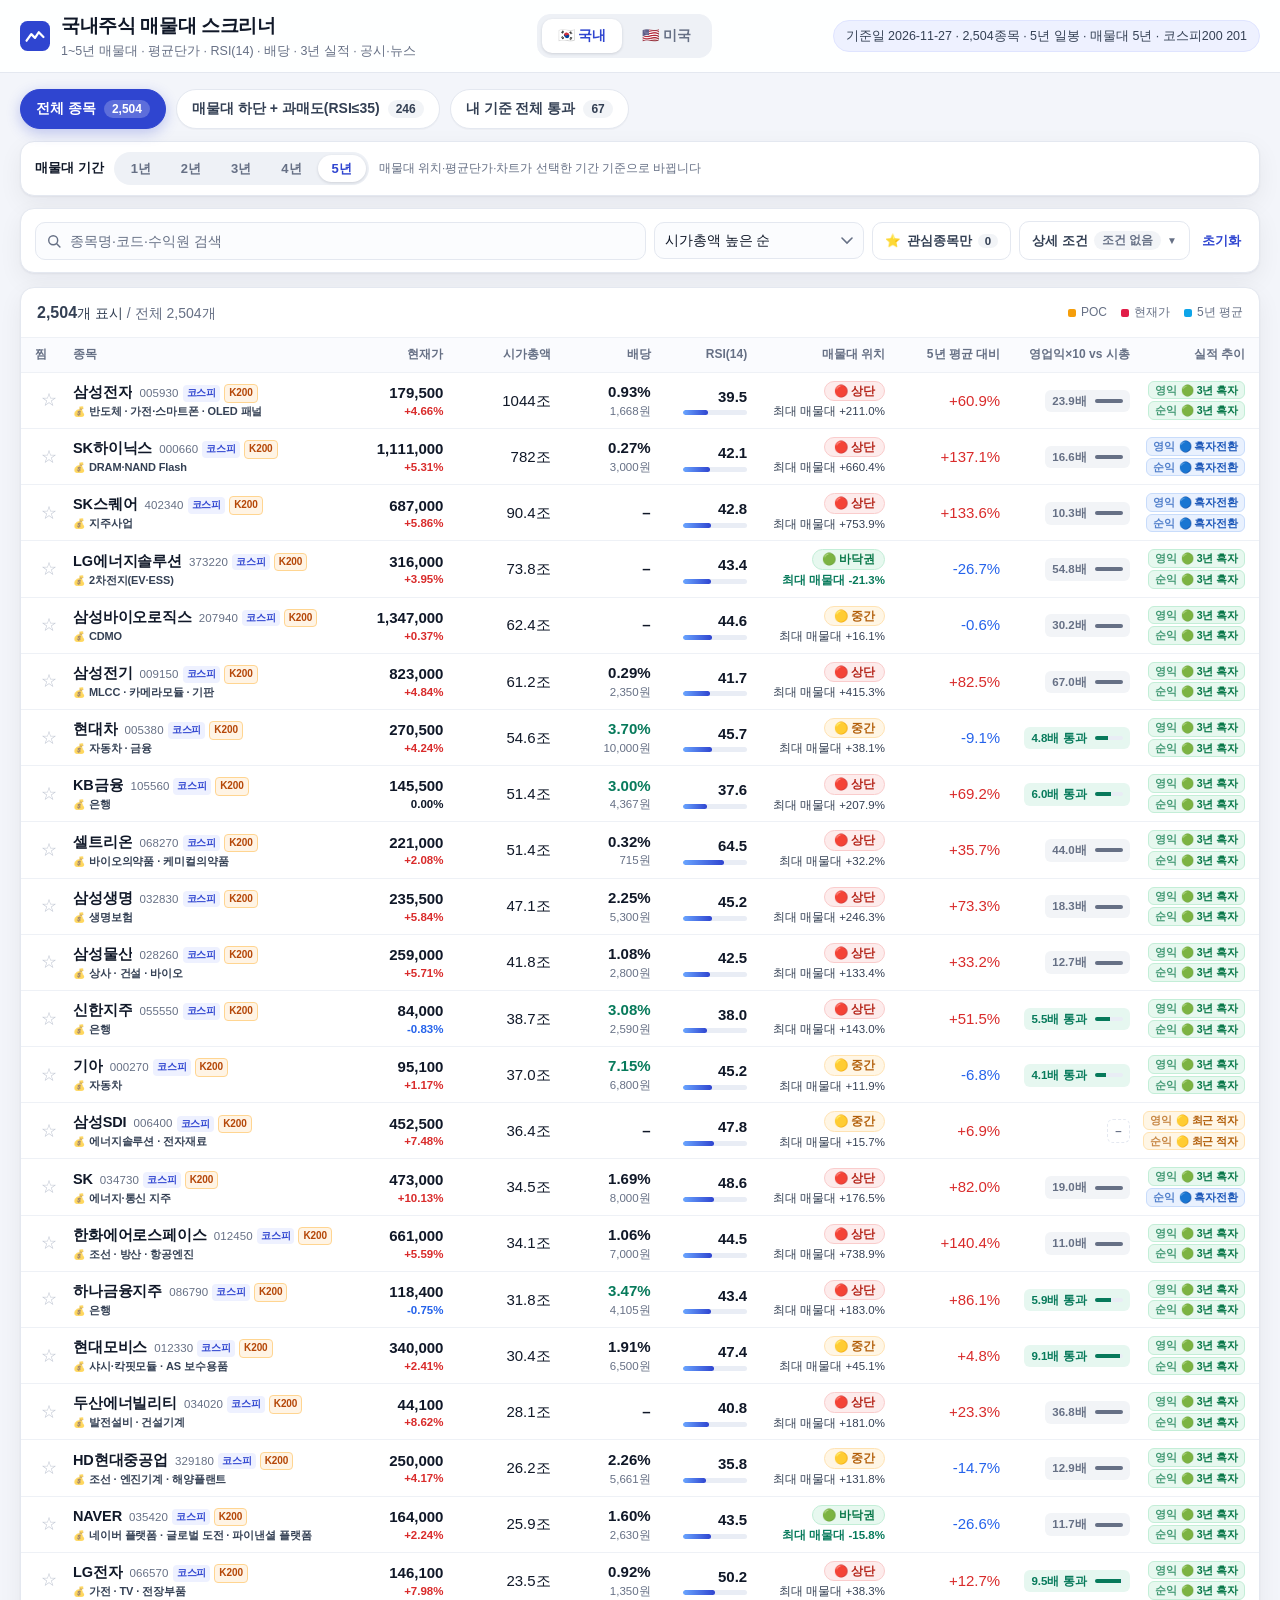
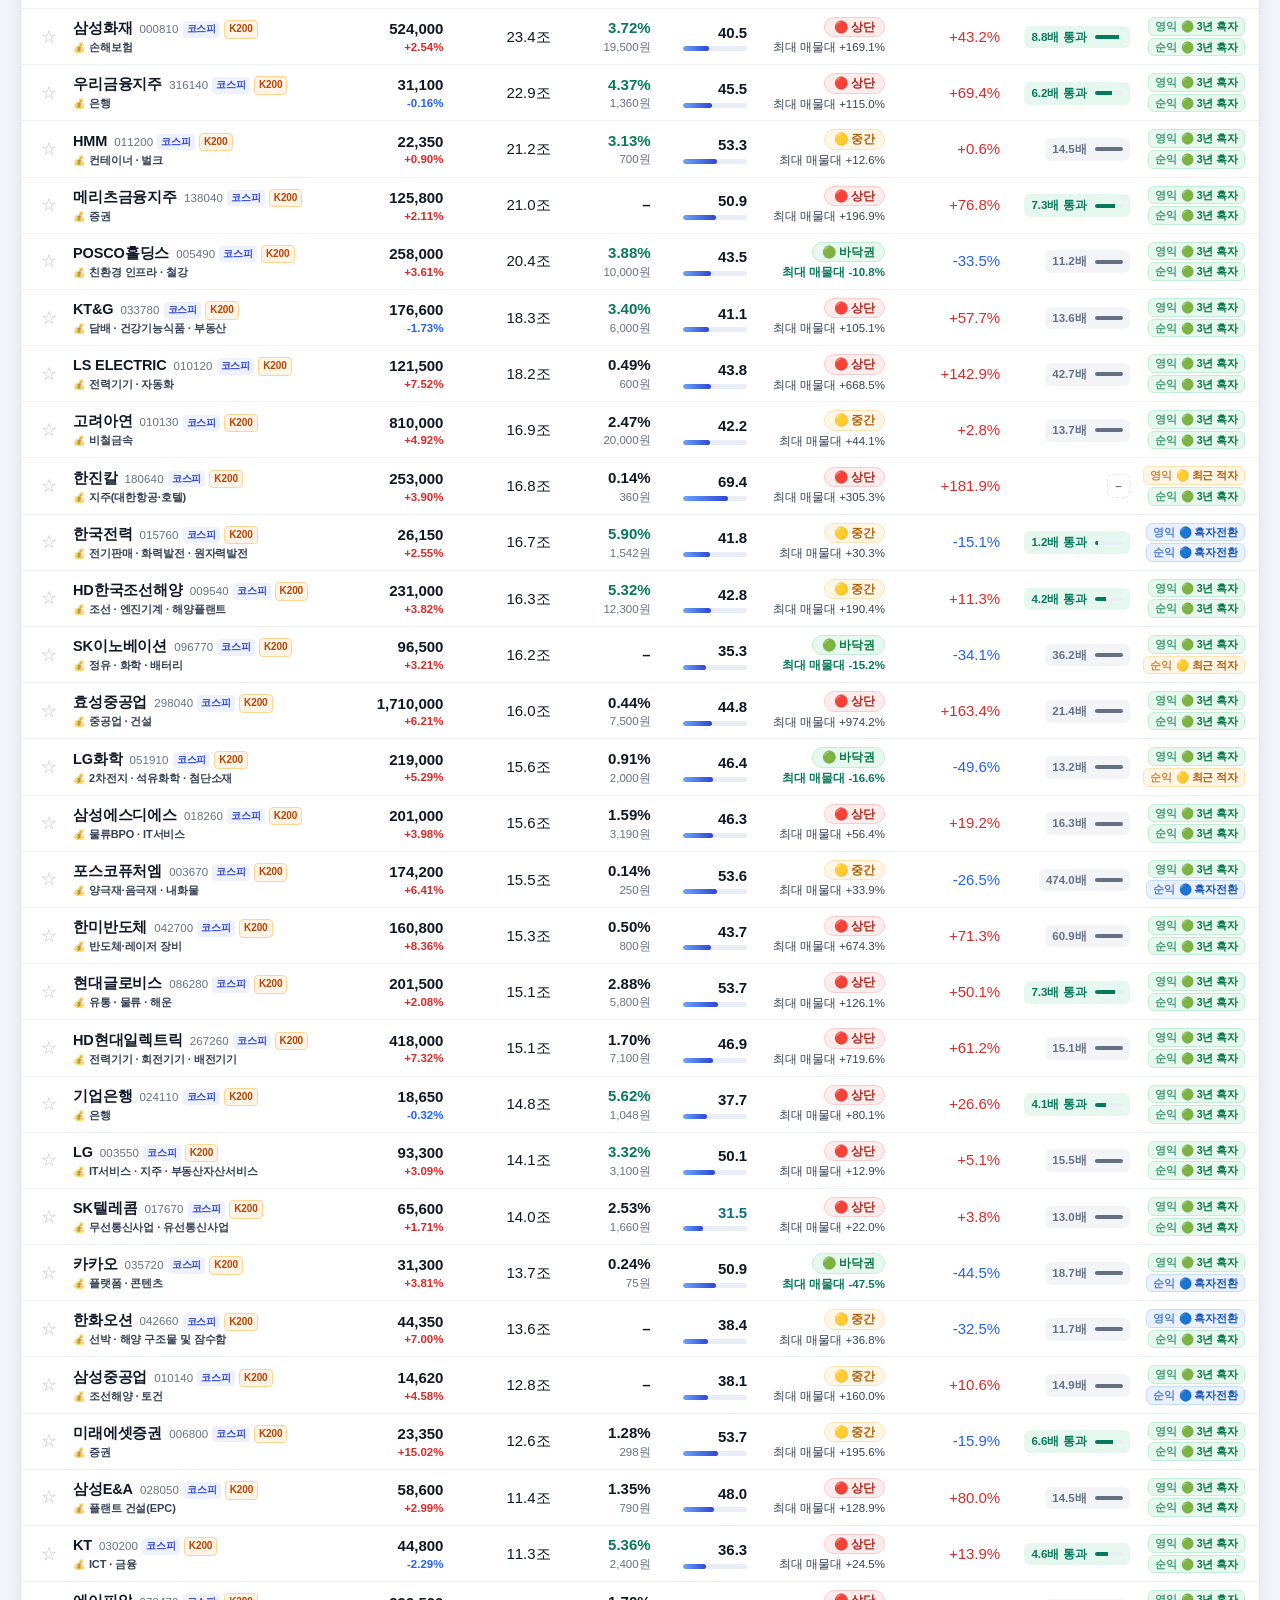
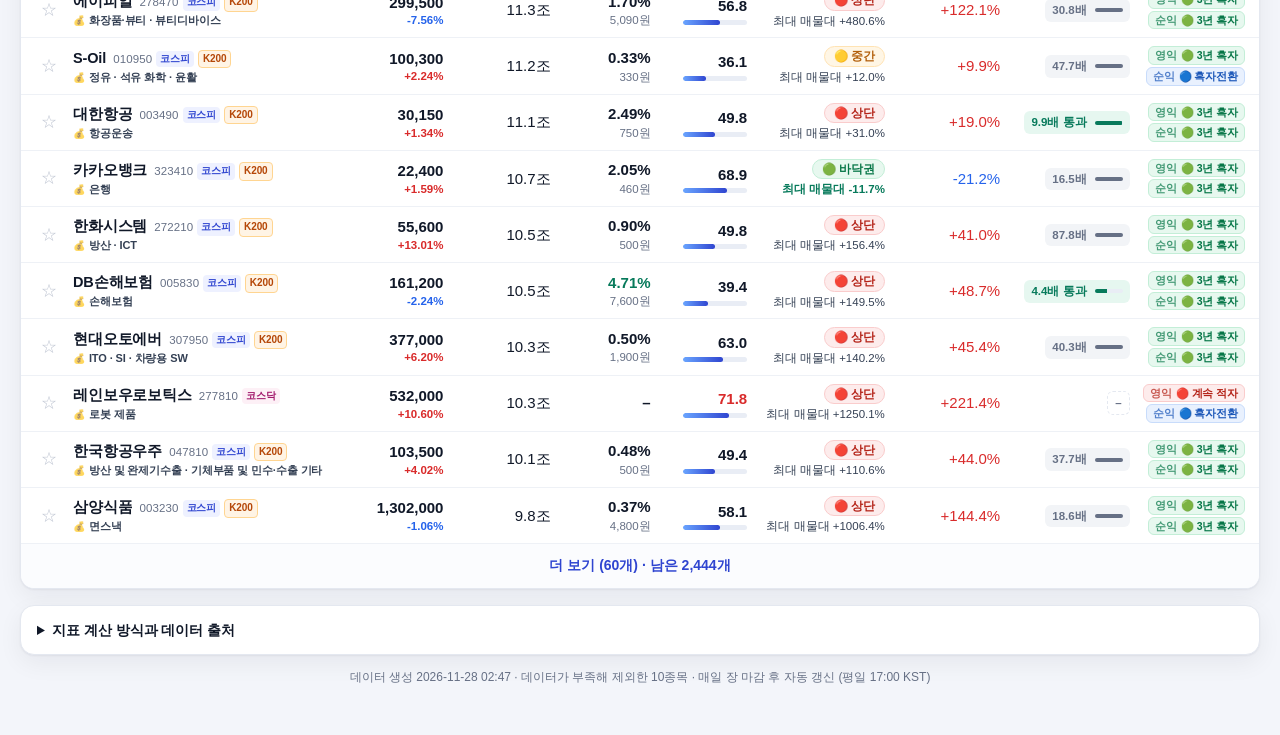
<file: docs/index.html>
<!DOCTYPE html>
<html lang="ko">
<head>
<meta charset="utf-8">
<meta name="viewport" content="width=device-width, initial-scale=1, viewport-fit=cover">
<meta name="color-scheme" content="light dark">
<title>국내·미국 주식 매물대 스크리너 · 1~5년 매물대·재무·배당·RSI</title>
<meta name="description" content="코스피·코스닥 보통주 2,500여 종목과 미국 S&P 500·NASDAQ 100·S&P 400 약 920종목의 1~5년 매물대(POC·누적 백분위), 평균단가(VWAP), RSI(14), 3년 영업이익·순이익, 배당수익률, 주요 수익원, 최근 뉴스·공시, 시가총액을 한 화면에서 거르는 스크리너.">
<link rel="stylesheet" href="style.css?v=20261127i">
<link rel="icon" href="data:image/svg+xml,%3Csvg xmlns='http://www.w3.org/2000/svg' viewBox='0 0 32 32'%3E%3Crect width='32' height='32' rx='7' fill='%232f45d0'/%3E%3Cpath d='M7 21l5-7 4 4 4-6 5 5' stroke='%23fff' stroke-width='2.4' fill='none' stroke-linecap='round' stroke-linejoin='round'/%3E%3C/svg%3E">
</head>
<body data-tab="kr">
<header class="topbar">
  <div class="topbar-inner">
    <div class="brand">
      <span class="logo" aria-hidden="true">
        <svg viewBox="0 0 32 32" width="30" height="30"><rect width="32" height="32" rx="8" fill="#2f45d0"/><path d="M7 21l5-7 4 4 4-6 5 5" stroke="#fff" stroke-width="2.4" fill="none" stroke-linecap="round" stroke-linejoin="round"/></svg>
      </span>
      <div>
        <h1 id="app-title">국내주식 매물대 스크리너</h1>
        <p class="tagline" id="app-tagline">1~5년 매물대 · 평균단가 · RSI(14) · 배당 · 3년 실적 · 공시·뉴스</p>
      </div>
    </div>
    <nav class="tabs" role="tablist" aria-label="시장 선택">
      <button type="button" class="tab active" role="tab" aria-selected="true" data-tab="kr">🇰🇷 국내</button>
      <button type="button" class="tab" role="tab" aria-selected="false" data-tab="us">🇺🇸 미국</button>
    </nav>
    <div class="status" id="status">데이터 불러오는 중…</div>
  </div>
</header>

<main>
  <section class="presets" aria-label="프리셋">
    <button class="preset active" data-preset="all">전체 종목 <span class="pill" id="cnt-all">–</span></button>
    <button class="preset" data-preset="bottom">매물대 하단 + 과매도(RSI≤35) <span class="pill" id="cnt-bottom">–</span></button>
    <button class="preset" data-preset="mine">내 기준 전체 통과 <span class="pill" id="cnt-mine">–</span></button>
    <button class="preset preset-us" data-preset="value">저평가 흑자주 <span class="pill" id="cnt-value">–</span></button>
  </section>

  <section class="periods" aria-label="매물대 기간">
    <span class="period-title">매물대 기간</span>
    <div class="seg" role="group" aria-label="매물대 기간 선택">
      <button class="seg-btn" type="button" data-period="1">1년</button>
      <button class="seg-btn" type="button" data-period="2">2년</button>
      <button class="seg-btn" type="button" data-period="3">3년</button>
      <button class="seg-btn" type="button" data-period="4">4년</button>
      <button class="seg-btn active" type="button" data-period="5">5년</button>
    </div>
    <span class="period-hint" id="period-hint">매물대 위치·평균단가·차트가 선택한 기간 기준으로 바뀝니다</span>
  </section>

  <section class="filters" id="filters" aria-label="필터">
    <div class="qb">
      <label class="qb-search">
        <svg class="s-ico" viewBox="0 0 20 20" width="16" height="16" aria-hidden="true"><circle cx="9" cy="9" r="5.6" fill="none" stroke="currentColor" stroke-width="1.8"/><path d="M13.4 13.4L17.4 17.4" stroke="currentColor" stroke-width="1.8" stroke-linecap="round"/></svg>
        <input type="search" id="f-q" placeholder="종목명·코드·수익원 검색" autocomplete="off" aria-label="종목명·코드·수익원 검색">
      </label>
      <label class="qb-sort">
        <span class="sr-only">정렬</span>
        <select id="f-sort" aria-label="정렬">
          <option value="mc">시가총액 높은 순</option>
          <option value="div">배당수익률 높은 순</option>
          <option value="cum">매물대 낮은 순</option>
          <option value="rsi">RSI 낮은 순</option>
          <option value="mult">영업이익 배수 낮은 순</option>
          <option value="poc">POC 괴리 낮은 순</option>
          <option value="vwap" id="lbl-sort-vwap">5년 평균 대비 낮은 순</option>
          <option value="name">이름 순</option>
        </select>
      </label>
      <button type="button" class="watch-btn" id="f-watch" aria-pressed="false">
        <span class="star-ico" aria-hidden="true">⭐</span> 관심종목만 <span class="pill" id="cnt-watch">0</span>
      </button>
      <button type="button" class="link-btn qb-more" id="toggle-filters" aria-expanded="false" aria-controls="filter-grid">
        <span class="qb-more-lbl">상세 조건</span>
        <span class="fh-count" id="filter-count">조건 없음</span>
        <span class="chev">▼</span>
      </button>
      <button type="button" class="link-btn qb-reset" id="reset">초기화</button>
    </div>
    <div class="filter-grid" id="filter-grid">
      <label class="field">
        <span id="lbl-market">시장</span>
        <select id="f-market">
          <option value="all">전체</option>
          <option value="K">코스피</option>
          <option value="Q">코스닥</option>
          <option value="K200">코스피200</option>
        </select>
      </label>

      <label class="field">
        <span>실적 추이 (영업이익)</span>
        <select id="f-profit">
          <option value="all">전체</option>
          <option value="op3">3년 연속 흑자</option>
          <option value="turn">흑자전환만</option>
          <option value="pos">3년 흑자 + 흑자전환</option>
        </select>
      </label>

      <label class="field check">
        <span>가치</span>
        <span class="check-wrap">
          <input type="checkbox" id="f-value">
          <span>영업이익 × 10 &gt; 시가총액</span>
        </span>
      </label>

      <label class="field">
        <span id="lbl-cum">5년 매물대 위치</span>
        <select id="f-cum">
          <option value="all">전체</option>
          <option value="low">하단 (누적 30% 이하)</option>
          <option value="mid">중간 (30~70%)</option>
          <option value="high">상단 (70% 이상)</option>
        </select>
      </label>

      <label class="field check">
        <span>평균단가</span>
        <span class="check-wrap">
          <input type="checkbox" id="f-vwap">
          <span id="lbl-vwap">현재가 ≤ 5년 평균단가</span>
        </span>
      </label>

      <label class="field check">
        <span>배당</span>
        <span class="check-wrap">
          <input type="checkbox" id="f-div">
          <span>배당주만 (배당금 지급)</span>
        </span>
      </label>

      <label class="field">
        <span>최소 배당률</span>
        <select id="f-divmin">
          <option value="0">전체</option>
          <option value="1">1% 이상</option>
          <option value="2">2% 이상</option>
          <option value="3">3% 이상</option>
          <option value="5">5% 이상</option>
        </select>
      </label>

      <div class="field rsi-field">
        <span>RSI(14)</span>
        <div class="rsi-row">
          <input type="number" id="f-rsi-min" min="0" max="100" step="1" placeholder="최소" inputmode="numeric">
          <span class="tilde">~</span>
          <input type="number" id="f-rsi-max" min="0" max="100" step="1" placeholder="최대" inputmode="numeric">
        </div>
        <div class="chips">
          <button class="chip" data-rsi="0,30">≤30</button>
          <button class="chip" data-rsi="0,35">≤35</button>
          <button class="chip" data-rsi="30,70">30~70</button>
          <button class="chip" data-rsi="70,100">≥70</button>
        </div>
      </div>

    </div>
  </section>

  <section class="results">
    <div class="result-head">
      <div class="result-count"><strong id="shown">0</strong>개 표시 <span class="muted">/ 전체 <span id="total">0</span>개</span></div>
      <div class="legend">
        <span class="lg"><i class="dot poc"></i>POC</span>
        <span class="lg"><i class="dot cur"></i>현재가</span>
        <span class="lg"><i class="dot vwap"></i><span id="lbl-legend-vwap">5년 평균</span></span>
      </div>
    </div>

    <div class="table" id="table">
      <div class="thead" role="row">
        <div class="th-star">찜</div>
        <div>종목</div>
        <div class="num">현재가</div>
        <div class="num" id="lbl-th-cap">시가총액</div>
        <div class="num">배당</div>
        <div class="num">RSI(14)</div>
        <div class="num">매물대 위치</div>
        <div class="num" id="lbl-th-vwap">5년 평균 대비</div>
        <div class="num">영업익×10 vs 시총</div>
        <div class="num">실적 추이</div>
      </div>
      <div id="rows" role="rowgroup"></div>
    </div>
    <div class="empty" id="empty" hidden>
      <p>조건에 맞는 종목이 없습니다.</p>
      <p class="muted">RSI 상한을 올리거나 ‘매물대 위치’ 조건을 넓혀 보세요.</p>
    </div>
    <button class="more" id="more" hidden>더 보기</button>
  </section>

  <section class="guide" data-guide="kr">
    <details>
      <summary>지표 계산 방식과 데이터 출처</summary>
      <div class="guide-body">
        <dl>
          <dt>기간 전환 (1~5년)</dt>
          <dd>위쪽 <b>1년~5년</b> 버튼으로 매물대·평균단가·차트의 기준 기간을 바꿉니다(기본 5년). 상장 기간이 그보다 짧은 종목은 가진 거래일 전체로 계산합니다.</dd>
          <dt>매물대 (Volume Profile)</dt>
          <dd>선택한 기간의 일별 <b>종가·거래량</b>을 그 기간 종가 최저~최고 구간에 20개 가격대로 나눠, 그날 종가가 속한 가격대에 거래량을 쌓은 분포입니다. <b>POC</b>는 거래량이 가장 많았던 가격대의 중심 가격입니다.</dd>
          <dt>매물대 위치 (바닥권·중간·상단)</dt>
          <dd>현재가 <b>이하</b> 가격대에 쌓인 선택 기간 거래량의 비율(누적 백분위)로 위치를 세 단계로 보여줍니다. <b>🟢 바닥권</b> 30% 이하, <b>🟡 중간</b> 30~70%, <b>🔴 상단</b> 70% 초과입니다. 낮을수록 지금 가격이 매물대의 맨 아래(위에 매물이 거의 없음)입니다.</dd>
          <dt>최대 매물대 대비</dt>
          <dd>현재가가 POC보다 몇 % 위/아래에 있는지입니다. 음수(초록)면 POC 아래로, 그 가격대에서 산 물량이 아직 본전 아래라는 뜻입니다.</dd>
          <dt>평균단가 (VWAP)</dt>
          <dd>선택 기간 일별 종가의 <b>거래량 가중평균</b>입니다. 현재가가 이보다 낮으면 그 기간 동안 산 사람들의 평균 매입 단가보다 싼 셈입니다.</dd>
          <dt>RSI(14)</dt>
          <dd>일별 종가 기준 와일더 방식 RSI(14)입니다. 30 이하는 과매도(매수 관심), 70 이상은 과매수(매도 관심) 구간으로 흔히 봅니다.</dd>
          <dt>영업이익 × 10 &gt; 시가총액</dt>
          <dd>최근 사업연도 영업이익의 10배가 시가총액보다 크면, 시가총액이 영업이익의 10배 미만(배수 10배 미만)이라는 뜻입니다. 영업이익이 적자면 배수를 계산하지 않습니다.</dd>
          <dt>실적 4색 (영업이익·순이익)</dt>
          <dd>최근 3개 사업연도 확정 실적으로 상태를 나눕니다. <b>🟢 3년 흑자</b> 3년 연속 흑자 · <b>🔵 흑자전환</b> 전년(또는 그 이전)에 적자였다가 최근 흑자 · <b>🟡 최근 적자</b> 흑자였던 해가 있는데 최근 적자 · <b>🔴 계속 적자</b> 3년 모두 적자. 영업이익을 메인 뱃지로, 순이익을 아래 뱃지로 보여줍니다.</dd>
          <dt>3년 연속 흑자</dt>
          <dd>최근 3개 사업연도 확정 실적이 모두 흑자인 경우입니다. 3년치 실적이 없으면 ‘–’로 표시합니다.</dd>
          <dt>배당수익률 · 주당배당금</dt>
          <dd>네이버 금융 연간 실적의 <b>주당배당금</b> 중 가장 최근 <b>확정 사업연도</b> 값을 쓰고, 배당수익률은 그 배당금을 <b>현재가</b>로 나눈 값입니다. 지난해 배당이 없던 종목은 <b>–</b>(무배당)으로 표시합니다. 참고: 배당락·분할 등으로 실제 통지서와 다를 수 있습니다.</dd>
          <dt>최근 공시 · 뉴스</dt>
          <dd>상세 화면을 열면 종목별 <b>최근 공시 4건</b>과 <b>최근 뉴스 3건</b>을 불러옵니다(네이버 금융 제공). 공시 제목에 <b>유증·무증·자사주·소각·수주·실적·배당</b> 같은 키워드가 있으면 색 배지로 강조합니다. 전체 공시 원문은 아래 <b>DART 공시</b>·<b>네이버 공시</b> 링크에서 확인하세요.</dd>
          <dt>주요 수익원 · 사업 구조</dt>
          <dd>목록의 종목명 아래 한 줄 요약(예: <b>💰 반도체 · 가전·스마트폰</b>)은 회사가 무엇으로 돈을 버는지 정리한 것입니다. 상세 화면에서는 <b>2~3줄 사업 구조 설명</b>과 <b>매출 비중</b>, <b>기업 공식 홈페이지</b>, 업종을 함께 보여줍니다. 설명은 WISEfn 기업모니터의 기업개요·주요제품 매출구성을 바탕으로 정리했고, 검색창에 <b>반도체</b>처럼 수익원 키워드를 넣어도 찾을 수 있습니다.</dd>
          <dt>코스피200</dt>
          <dd>상세 조건의 <b>시장</b>에서 <b>코스피200</b>을 고르면 코스피200 구성종목만 모아 봅니다. 구성종목은 네이버 금융 코스피200 목록을 매일 받아 표시하며, 종목명 옆 <b>K200</b> 뱃지로도 확인할 수 있습니다.</dd>
          <dt>전일 대비 등락률</dt>
          <dd>현재가 아래 작은 글씨로 표시되는 <b>전일 대비</b> 등락률은 최근 두 거래일 종가를 비교한 값입니다. <b>상승은 빨간색, 하락은 파란색</b>입니다.</dd>
          <dt>관심종목 (⭐)</dt>
          <dd>종목 행이나 상세 화면의 <b>☆</b> 버튼을 누르면 관심종목으로 저장되고(이 브라우저에만 저장), 상단 <b>⭐ 관심종목만</b> 버튼으로 모아 볼 수 있습니다. 별을 다시 누르면 해제됩니다.</dd>
          <dt>최소 배당률</dt>
          <dd>배당수익률이 선택한 값(%) 이상인 종목만 보여줍니다. 배당이 없는 종목은 제외됩니다.</dd>
          <dt>상세 화면에서 기간 바꾸기</dt>
          <dd>종목을 눌러 연 상세 화면 위쪽의 <b>1년~5년</b> 버튼으로 그 종목의 매물대·누적 백분위·POC·평균단가·차트를 바로 바꿔 볼 수 있습니다. 목록의 기간 선택과도 함께 맞춰집니다.</dd>
          <dt>화면 색상 (라이트·다크)</dt>
          <dd>휴대폰·PC의 화면 설정이 <b>다크 모드</b>면 자동으로 어두운 테마로, 라이트 모드면 밝은 테마로 표시됩니다.</dd>
          <dt>데이터 출처</dt>
          <dd>일별 시세·연간 실적·배당·공시·뉴스·업종 분류: 네이버 금융 (수정주가 기준, 액면분할 반영). 종목 목록·시가총액: KRX 상장 목록(FinanceDataReader). 기업개요·주요제품 매출구성·홈페이지: WISEfn 기업모니터. ETF·ETN·스팩·리츠·우선주·펀드는 제외한 코스피·코스닥 보통주만 담았습니다.</dd>
        </dl>
        <p class="disclaimer">이 화면은 공개 데이터를 정리한 참고 자료이며 투자 권유가 아닙니다. 수치는 데이터 제공처 사정에 따라 달라질 수 있으니 투자 판단 전에 증권사 HTS·공시로 다시 확인하세요.</p>
      </div>
    </details>
  </section>

  <section class="guide" data-guide="us" hidden>
    <details>
      <summary>미국 종목 지표 계산 방식과 데이터 출처</summary>
      <div class="guide-body">
        <dl>
          <dt>종목 범위</dt>
          <dd>미국 <b>S&P 500 · S&P 400 · NASDAQ 100</b> 구성종목을 합쳐 중복을 뺀 약 920개 기업입니다. ETF·ETN 같은 상품과 스팩은 넣지 않았습니다. 지수 필터에서 <b>S&P 500</b> 또는 <b>나스닥 100</b>만 골라 볼 수 있습니다.</dd>
          <dt>화폐 단위</dt>
          <dd>모든 가격·시가총액·영업이익·배당은 <b>달러(USD)</b> 기준입니다. 시가총액과 실적은 <b>$5.17T</b>(조 달러)·<b>$158.1B</b>(십억 달러)처럼 줄여 표시하고, 상세 화면에서는 조·억 달러로도 함께 보여줍니다.</dd>
          <dt>매물대 (Volume Profile)</dt>
          <dd>선택한 기간(1~5년)의 일별 <b>수정주가 종가·거래량</b>을 가격 20구간으로 나눠 누적한 분포입니다. <b>POC</b>는 거래량이 가장 많았던 가격대의 중심 가격입니다.</dd>
          <dt>매물대 위치 · 평균단가</dt>
          <dd>현재가 이하 가격대에 쌓인 거래량 비율(누적 백분위)로 <b>🟢 바닥권(30% 이하) · 🟡 중간 · 🔴 상단(70% 초과)</b>을 표시합니다. 평균단가는 선택 기간 일별 종가의 거래량 가중평균(VWAP)입니다.</dd>
          <dt>RSI(14)</dt>
          <dd>일별 종가 기준 와일더 방식 RSI(14)입니다. 30 이하는 과매도, 70 이상은 과매수로 흔히 봅니다.</dd>
          <dt>3년 실적 · 4색 뱃지</dt>
          <dd>Yahoo Finance 의 최근 3개 사업연도 <b>영업이익·순이익</b>(확정치)으로 <b>🟢 3년 흑자 · 🔵 흑자전환 · 🟡 최근 적자 · 🔴 계속 적자</b>를 냅니다. 은행처럼 영업이익을 따로 공시하지 않는 기업은 ‘–’로 표시됩니다.</dd>
          <dt>영업이익 × 10 &gt; 시가총액</dt>
          <dd>최근 사업연도 영업이익의 10배가 시가총액보다 크면(배수 10배 미만) 통과입니다. 국내 탭과 같은 기준입니다.</dd>
          <dt>배당수익률</dt>
          <dd>최근 1년간 지급된 <b>주당배당금 합계</b>를 현재가로 나눈 값입니다. 배당을 지급하지 않은 기업은 ‘–’입니다.</dd>
          <dt>주요 수익원 · 사업 구조</dt>
          <dd>목록의 종목명 아래 한 줄 요약(예: <b>AI GPU · 데이터센터 · 게임칩</b>)은 업종과 기업 사업 구조를 한국어로 정리한 것입니다. 상세 화면에서는 <b>2~3줄 설명</b>(주요 사업부·제품·수익 모델)과 <b>기업 공식 홈페이지</b>·업종 정보를 함께 보여줍니다. 설명은 Yahoo Finance 사업 요약을 바탕으로 정리했습니다.</dd>
          <dt>최근 뉴스 · 공시</dt>
          <dd>상세 화면에서 종목별 <b>최근 뉴스 3건</b>(Yahoo Finance)을 불러옵니다. 공시는 아래 <b>SEC 공시</b> 링크에서 원문을 확인하세요(티커를 SEC CIK 로 바꾼 EDGAR 공시 목록).</dd>
          <dt>외부 링크</dt>
          <dd>상세 화면 아래 링크로 <b>네이버 해외증권</b>·<b>Yahoo Finance</b>·<b>SEC 공시</b>·<b>기업 홈페이지</b>가 열립니다. 네이버에 등록된 종목은 네이버 해외증권이 대표 링크이고, 네이버에 없는 종목은 <b>Yahoo Finance</b>가 대표 링크가 됩니다.</dd>
          <dt>갱신 주기</dt>
          <dd>미국장이 마감된 뒤 평일 17:00 KST 에 국내 데이터와 함께 자동 갱신됩니다. 미국 공휴일·주말에는 직전 거래일 데이터가 그대로 유지됩니다.</dd>
          <dt>데이터 출처</dt>
          <dd>일별 시세·연간 실적·시가총액·배당·사업 요약·뉴스: Yahoo Finance(수정주가). 종목 목록: Wikipedia·slickcharts 구성종목, SEC EDGAR. 일부 수치는 데이터 제공처 사정에 따라 실제와 다를 수 있습니다.</dd>
        </dl>
        <p class="disclaimer">이 화면은 공개 데이터를 정리한 참고 자료이며 투자 권유가 아닙니다. 투자 판단 전에 증권사 HTS·SEC 공시로 다시 확인하세요.</p>
      </div>
    </details>
  </section>

  <footer class="foot">
    <span id="generated">–</span> · <span id="foot-note">매일 장 마감 후 자동 갱신 (평일 17:00 KST)</span>
  </footer>
</main>

<div class="detail" id="detail" hidden>
  <div class="detail-backdrop" data-close></div>
  <aside class="detail-panel" role="dialog" aria-modal="true" aria-labelledby="d-name">
    <div class="detail-top">
      <div>
        <h2 id="d-name">–</h2>
        <p id="d-sub" class="muted">–</p>
      </div>
      <div class="dtop-actions">
        <button type="button" class="star-btn lg" id="d-star" data-star="" aria-pressed="false" title="관심종목에 추가" aria-label="관심종목에 추가"><span class="star-ico">☆</span></button>
        <button class="close" data-close aria-label="닫기">✕</button>
      </div>
    </div>
    <div class="d-period" id="d-period" role="group" aria-label="상세 화면 매물대 기간">
      <span class="dp-title">매물대 기간</span>
      <div class="seg">
        <button class="seg-btn" type="button" data-dperiod="1">1년</button>
        <button class="seg-btn" type="button" data-dperiod="2">2년</button>
        <button class="seg-btn" type="button" data-dperiod="3">3년</button>
        <button class="seg-btn" type="button" data-dperiod="4">4년</button>
        <button class="seg-btn active" type="button" data-dperiod="5">5년</button>
      </div>
    </div>
    <div id="d-body"></div>
  </aside>
</div>

<script src="app.js?v=20261127i"></script>
</body>
</html>
</file>
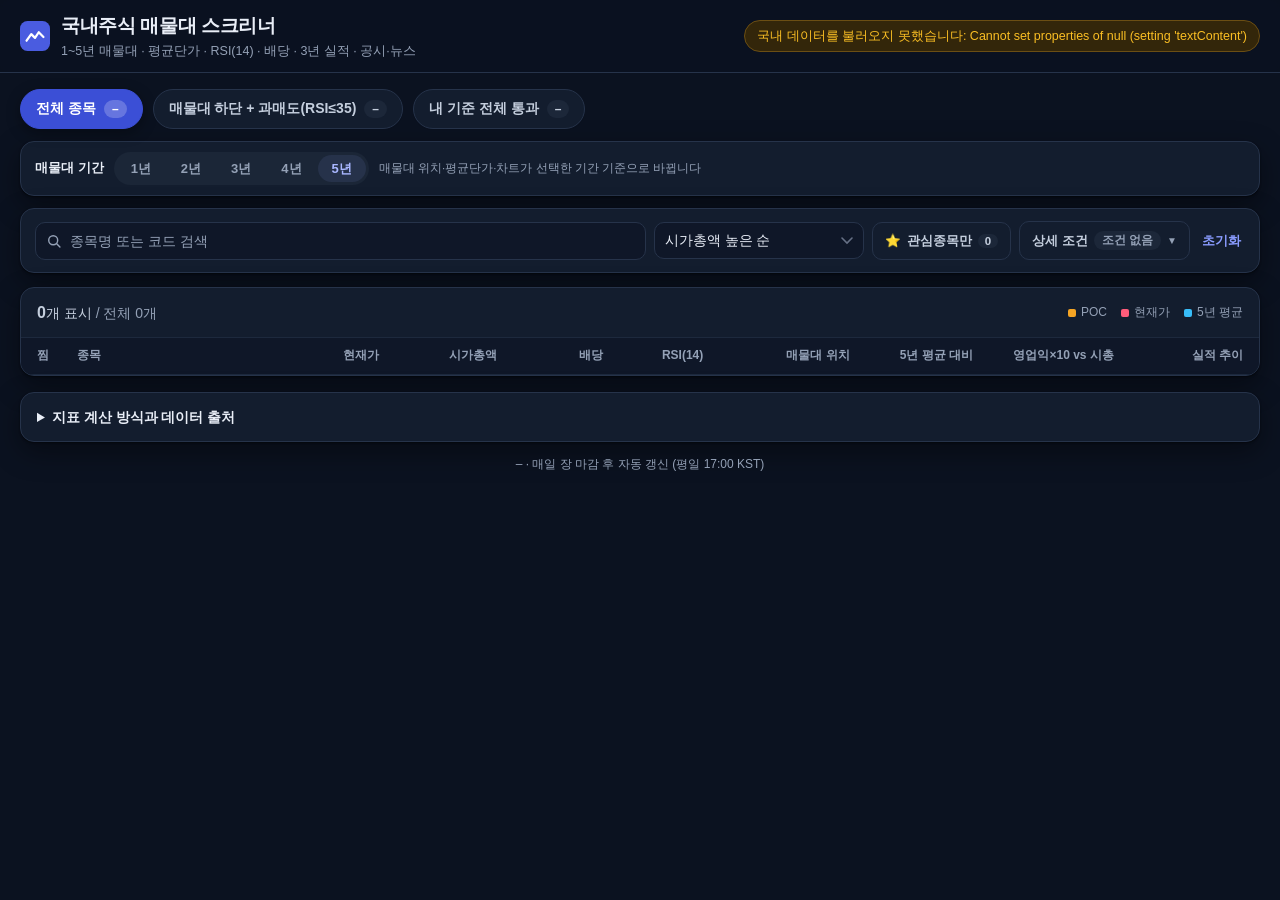
<file: docs/_qa_dark.html>
<!DOCTYPE html>
<html lang="ko">
<head>
<meta charset="utf-8">
<meta name="viewport" content="width=device-width, initial-scale=1, viewport-fit=cover">
<meta name="color-scheme" content="light dark">
<title>국내주식 매물대 스크리너 · 1~5년 매물대·재무·배당·RSI</title>
<meta name="description" content="코스피·코스닥 보통주 2,500여 종목과 코스피200의 1~5년 매물대(POC·누적 백분위), 평균단가(VWAP), RSI(14), 3년 영업이익·순이익, 배당수익률·주당배당금, 최근 공시·뉴스, 시가총액을 한 화면에서 거르는 스크리너.">
<link rel="stylesheet" href="_qa_dark.css">
<link rel="icon" href="data:image/svg+xml,%3Csvg xmlns='http://www.w3.org/2000/svg' viewBox='0 0 32 32'%3E%3Crect width='32' height='32' rx='7' fill='%232f45d0'/%3E%3Cpath d='M7 21l5-7 4 4 4-6 5 5' stroke='%23fff' stroke-width='2.4' fill='none' stroke-linecap='round' stroke-linejoin='round'/%3E%3C/svg%3E">
</head>
<body>
<header class="topbar">
  <div class="topbar-inner">
    <div class="brand">
      <span class="logo" aria-hidden="true">
        <svg viewBox="0 0 32 32" width="30" height="30"><rect width="32" height="32" rx="8" fill="#2f45d0"/><path d="M7 21l5-7 4 4 4-6 5 5" stroke="#fff" stroke-width="2.4" fill="none" stroke-linecap="round" stroke-linejoin="round"/></svg>
      </span>
      <div>
        <h1>국내주식 매물대 스크리너</h1>
        <p class="tagline">1~5년 매물대 · 평균단가 · RSI(14) · 배당 · 3년 실적 · 공시·뉴스</p>
      </div>
    </div>
    <div class="status" id="status">데이터 불러오는 중…</div>
  </div>
</header>

<main>
  <section class="presets" aria-label="프리셋">
    <button class="preset active" data-preset="all">전체 종목 <span class="pill" id="cnt-all">–</span></button>
    <button class="preset" data-preset="bottom">매물대 하단 + 과매도(RSI≤35) <span class="pill" id="cnt-bottom">–</span></button>
    <button class="preset" data-preset="mine">내 기준 전체 통과 <span class="pill" id="cnt-mine">–</span></button>
  </section>

  <section class="periods" aria-label="매물대 기간">
    <span class="period-title">매물대 기간</span>
    <div class="seg" role="group" aria-label="매물대 기간 선택">
      <button class="seg-btn" type="button" data-period="1">1년</button>
      <button class="seg-btn" type="button" data-period="2">2년</button>
      <button class="seg-btn" type="button" data-period="3">3년</button>
      <button class="seg-btn" type="button" data-period="4">4년</button>
      <button class="seg-btn active" type="button" data-period="5">5년</button>
    </div>
    <span class="period-hint" id="period-hint">매물대 위치·평균단가·차트가 선택한 기간 기준으로 바뀝니다</span>
  </section>

  <section class="filters" id="filters" aria-label="필터">
    <div class="qb">
      <label class="qb-search">
        <svg class="s-ico" viewBox="0 0 20 20" width="16" height="16" aria-hidden="true"><circle cx="9" cy="9" r="5.6" fill="none" stroke="currentColor" stroke-width="1.8"/><path d="M13.4 13.4L17.4 17.4" stroke="currentColor" stroke-width="1.8" stroke-linecap="round"/></svg>
        <input type="search" id="f-q" placeholder="종목명 또는 코드 검색" autocomplete="off" aria-label="종목명 또는 코드 검색">
      </label>
      <label class="qb-sort">
        <span class="sr-only">정렬</span>
        <select id="f-sort" aria-label="정렬">
          <option value="mc">시가총액 높은 순</option>
          <option value="div">배당수익률 높은 순</option>
          <option value="cum">매물대 낮은 순</option>
          <option value="rsi">RSI 낮은 순</option>
          <option value="mult">영업이익 배수 낮은 순</option>
          <option value="poc">POC 괴리 낮은 순</option>
          <option value="vwap" id="lbl-sort-vwap">5년 평균 대비 낮은 순</option>
          <option value="name">이름 순</option>
        </select>
      </label>
      <button type="button" class="watch-btn" id="f-watch" aria-pressed="false">
        <span class="star-ico" aria-hidden="true">⭐</span> 관심종목만 <span class="pill" id="cnt-watch">0</span>
      </button>
      <button type="button" class="link-btn qb-more" id="toggle-filters" aria-expanded="false" aria-controls="filter-grid">
        <span class="qb-more-lbl">상세 조건</span>
        <span class="fh-count" id="filter-count">조건 없음</span>
        <span class="chev">▼</span>
      </button>
      <button type="button" class="link-btn qb-reset" id="reset">초기화</button>
    </div>
    <div class="filter-grid" id="filter-grid">
      <label class="field">
        <span>시장</span>
        <select id="f-market">
          <option value="all">전체</option>
          <option value="K">코스피</option>
          <option value="Q">코스닥</option>
          <option value="K200">코스피200</option>
        </select>
      </label>

      <label class="field">
        <span>실적 추이 (영업이익)</span>
        <select id="f-profit">
          <option value="all">전체</option>
          <option value="op3">3년 연속 흑자</option>
          <option value="turn">흑자전환만</option>
          <option value="pos">3년 흑자 + 흑자전환</option>
        </select>
      </label>

      <label class="field check">
        <span>가치</span>
        <span class="check-wrap">
          <input type="checkbox" id="f-value">
          <span>영업이익 × 10 &gt; 시가총액</span>
        </span>
      </label>

      <label class="field">
        <span id="lbl-cum">5년 매물대 위치</span>
        <select id="f-cum">
          <option value="all">전체</option>
          <option value="low">하단 (누적 30% 이하)</option>
          <option value="mid">중간 (30~70%)</option>
          <option value="high">상단 (70% 이상)</option>
        </select>
      </label>

      <label class="field check">
        <span>평균단가</span>
        <span class="check-wrap">
          <input type="checkbox" id="f-vwap">
          <span id="lbl-vwap">현재가 ≤ 5년 평균단가</span>
        </span>
      </label>

      <label class="field check">
        <span>배당</span>
        <span class="check-wrap">
          <input type="checkbox" id="f-div">
          <span>배당주만 (배당금 지급)</span>
        </span>
      </label>

      <label class="field">
        <span>최소 배당률</span>
        <select id="f-divmin">
          <option value="0">전체</option>
          <option value="1">1% 이상</option>
          <option value="2">2% 이상</option>
          <option value="3">3% 이상</option>
          <option value="5">5% 이상</option>
        </select>
      </label>

      <div class="field rsi-field">
        <span>RSI(14)</span>
        <div class="rsi-row">
          <input type="number" id="f-rsi-min" min="0" max="100" step="1" placeholder="최소" inputmode="numeric">
          <span class="tilde">~</span>
          <input type="number" id="f-rsi-max" min="0" max="100" step="1" placeholder="최대" inputmode="numeric">
        </div>
        <div class="chips">
          <button class="chip" data-rsi="0,30">≤30</button>
          <button class="chip" data-rsi="0,35">≤35</button>
          <button class="chip" data-rsi="30,70">30~70</button>
          <button class="chip" data-rsi="70,100">≥70</button>
        </div>
      </div>

    </div>
  </section>

  <section class="results">
    <div class="result-head">
      <div class="result-count"><strong id="shown">0</strong>개 표시 <span class="muted">/ 전체 <span id="total">0</span>개</span></div>
      <div class="legend">
        <span class="lg"><i class="dot poc"></i>POC</span>
        <span class="lg"><i class="dot cur"></i>현재가</span>
        <span class="lg"><i class="dot vwap"></i><span id="lbl-legend-vwap">5년 평균</span></span>
      </div>
    </div>

    <div class="table" id="table">
      <div class="thead" role="row">
        <div class="th-star">찜</div>
        <div>종목</div>
        <div class="num">현재가</div>
        <div class="num">시가총액</div>
        <div class="num">배당</div>
        <div class="num">RSI(14)</div>
        <div class="num">매물대 위치</div>
        <div class="num" id="lbl-th-vwap">5년 평균 대비</div>
        <div class="num">영업익×10 vs 시총</div>
        <div class="num">실적 추이</div>
      </div>
      <div id="rows" role="rowgroup"></div>
    </div>
    <div class="empty" id="empty" hidden>
      <p>조건에 맞는 종목이 없습니다.</p>
      <p class="muted">RSI 상한을 올리거나 ‘매물대 위치’ 조건을 넓혀 보세요.</p>
    </div>
    <button class="more" id="more" hidden>더 보기</button>
  </section>

  <section class="guide">
    <details>
      <summary>지표 계산 방식과 데이터 출처</summary>
      <div class="guide-body">
        <dl>
          <dt>기간 전환 (1~5년)</dt>
          <dd>위쪽 <b>1년~5년</b> 버튼으로 매물대·평균단가·차트의 기준 기간을 바꿉니다(기본 5년). 상장 기간이 그보다 짧은 종목은 가진 거래일 전체로 계산합니다.</dd>
          <dt>매물대 (Volume Profile)</dt>
          <dd>선택한 기간의 일별 <b>종가·거래량</b>을 그 기간 종가 최저~최고 구간에 20개 가격대로 나눠, 그날 종가가 속한 가격대에 거래량을 쌓은 분포입니다. <b>POC</b>는 거래량이 가장 많았던 가격대의 중심 가격입니다.</dd>
          <dt>매물대 위치 (바닥권·중간·상단)</dt>
          <dd>현재가 <b>이하</b> 가격대에 쌓인 선택 기간 거래량의 비율(누적 백분위)로 위치를 세 단계로 보여줍니다. <b>🟢 바닥권</b> 30% 이하, <b>🟡 중간</b> 30~70%, <b>🔴 상단</b> 70% 초과입니다. 낮을수록 지금 가격이 매물대의 맨 아래(위에 매물이 거의 없음)입니다.</dd>
          <dt>최대 매물대 대비</dt>
          <dd>현재가가 POC보다 몇 % 위/아래에 있는지입니다. 음수(초록)면 POC 아래로, 그 가격대에서 산 물량이 아직 본전 아래라는 뜻입니다.</dd>
          <dt>평균단가 (VWAP)</dt>
          <dd>선택 기간 일별 종가의 <b>거래량 가중평균</b>입니다. 현재가가 이보다 낮으면 그 기간 동안 산 사람들의 평균 매입 단가보다 싼 셈입니다.</dd>
          <dt>RSI(14)</dt>
          <dd>일별 종가 기준 와일더 방식 RSI(14)입니다. 30 이하는 과매도(매수 관심), 70 이상은 과매수(매도 관심) 구간으로 흔히 봅니다.</dd>
          <dt>영업이익 × 10 &gt; 시가총액</dt>
          <dd>최근 사업연도 영업이익의 10배가 시가총액보다 크면, 시가총액이 영업이익의 10배 미만(배수 10배 미만)이라는 뜻입니다. 영업이익이 적자면 배수를 계산하지 않습니다.</dd>
          <dt>실적 4색 (영업이익·순이익)</dt>
          <dd>최근 3개 사업연도 확정 실적으로 상태를 나눕니다. <b>🟢 3년 흑자</b> 3년 연속 흑자 · <b>🔵 흑자전환</b> 전년(또는 그 이전)에 적자였다가 최근 흑자 · <b>🟡 최근 적자</b> 흑자였던 해가 있는데 최근 적자 · <b>🔴 계속 적자</b> 3년 모두 적자. 영업이익을 메인 뱃지로, 순이익을 아래 뱃지로 보여줍니다.</dd>
          <dt>3년 연속 흑자</dt>
          <dd>최근 3개 사업연도 확정 실적이 모두 흑자인 경우입니다. 3년치 실적이 없으면 ‘–’로 표시합니다.</dd>
          <dt>배당수익률 · 주당배당금</dt>
          <dd>네이버 금융 연간 실적의 <b>주당배당금</b> 중 가장 최근 <b>확정 사업연도</b> 값을 쓰고, 배당수익률은 그 배당금을 <b>현재가</b>로 나눈 값입니다. 지난해 배당이 없던 종목은 <b>–</b>(무배당)으로 표시합니다. 참고: 배당락·분할 등으로 실제 통지서와 다를 수 있습니다.</dd>
          <dt>최근 공시 · 뉴스</dt>
          <dd>상세 화면을 열면 종목별 <b>최근 공시 4건</b>과 <b>최근 뉴스 3건</b>을 불러옵니다(네이버 금융 제공). 공시 제목에 <b>유증·무증·자사주·소각·수주·실적·배당</b> 같은 키워드가 있으면 색 배지로 강조합니다. 전체 공시 원문은 아래 <b>DART 공시</b>·<b>네이버 공시</b> 링크에서 확인하세요.</dd>
          <dt>코스피200</dt>
          <dd>상세 조건의 <b>시장</b>에서 <b>코스피200</b>을 고르면 코스피200 구성종목만 모아 봅니다. 구성종목은 네이버 금융 코스피200 목록을 매일 받아 표시하며, 종목명 옆 <b>K200</b> 뱃지로도 확인할 수 있습니다.</dd>
          <dt>전일 대비 등락률</dt>
          <dd>현재가 아래 작은 글씨로 표시되는 <b>전일 대비</b> 등락률은 최근 두 거래일 종가를 비교한 값입니다. <b>상승은 빨간색, 하락은 파란색</b>입니다.</dd>
          <dt>관심종목 (⭐)</dt>
          <dd>종목 행이나 상세 화면의 <b>☆</b> 버튼을 누르면 관심종목으로 저장되고(이 브라우저에만 저장), 상단 <b>⭐ 관심종목만</b> 버튼으로 모아 볼 수 있습니다. 별을 다시 누르면 해제됩니다.</dd>
          <dt>최소 배당률</dt>
          <dd>배당수익률이 선택한 값(%) 이상인 종목만 보여줍니다. 배당이 없는 종목은 제외됩니다.</dd>
          <dt>상세 화면에서 기간 바꾸기</dt>
          <dd>종목을 눌러 연 상세 화면 위쪽의 <b>1년~5년</b> 버튼으로 그 종목의 매물대·누적 백분위·POC·평균단가·차트를 바로 바꿔 볼 수 있습니다. 목록의 기간 선택과도 함께 맞춰집니다.</dd>
          <dt>화면 색상 (라이트·다크)</dt>
          <dd>휴대폰·PC의 화면 설정이 <b>다크 모드</b>면 자동으로 어두운 테마로, 라이트 모드면 밝은 테마로 표시됩니다.</dd>
          <dt>데이터 출처</dt>
          <dd>일별 시세·연간 실적·배당·공시·뉴스: 네이버 금융 (수정주가 기준, 액면분할 반영). 종목 목록·시가총액: KRX 상장 목록(FinanceDataReader). ETF·ETN·스팩·리츠·우선주·펀드는 제외한 코스피·코스닥 보통주만 담았습니다.</dd>
        </dl>
        <p class="disclaimer">이 화면은 공개 데이터를 정리한 참고 자료이며 투자 권유가 아닙니다. 수치는 데이터 제공처 사정에 따라 달라질 수 있으니 투자 판단 전에 증권사 HTS·공시로 다시 확인하세요.</p>
      </div>
    </details>
  </section>

  <footer class="foot">
    <span id="generated">–</span> · 매일 장 마감 후 자동 갱신 (평일 17:00 KST)
  </footer>
</main>

<div class="detail" id="detail" hidden>
  <div class="detail-backdrop" data-close></div>
  <aside class="detail-panel" role="dialog" aria-modal="true" aria-labelledby="d-name">
    <div class="detail-top">
      <div>
        <h2 id="d-name">–</h2>
        <p id="d-sub" class="muted">–</p>
      </div>
      <div class="dtop-actions">
        <button type="button" class="star-btn lg" id="d-star" data-star="" aria-pressed="false" title="관심종목에 추가" aria-label="관심종목에 추가"><span class="star-ico">☆</span></button>
        <button class="close" data-close aria-label="닫기">✕</button>
      </div>
    </div>
    <div class="d-period" id="d-period" role="group" aria-label="상세 화면 매물대 기간">
      <span class="dp-title">매물대 기간</span>
      <div class="seg">
        <button class="seg-btn" type="button" data-dperiod="1">1년</button>
        <button class="seg-btn" type="button" data-dperiod="2">2년</button>
        <button class="seg-btn" type="button" data-dperiod="3">3년</button>
        <button class="seg-btn" type="button" data-dperiod="4">4년</button>
        <button class="seg-btn active" type="button" data-dperiod="5">5년</button>
      </div>
    </div>
    <div id="d-body"></div>
  </aside>
</div>

<script src="app.js?v=20261126b"></script>
</body>
</html>
</file>
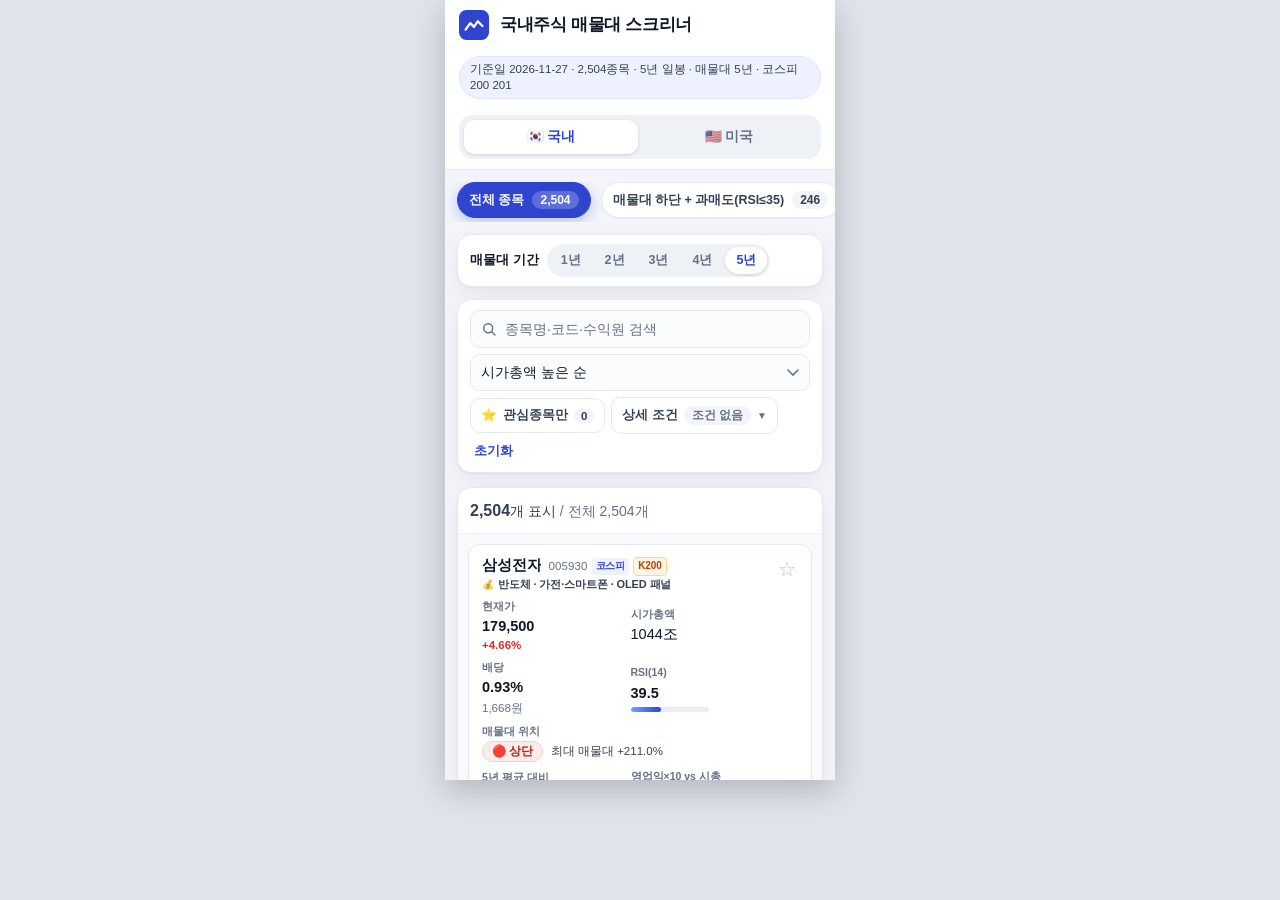
<file: docs/_qa_mobile.html>
<!doctype html><html lang="ko"><head><meta charset="utf-8"><meta name="viewport" content="width=device-width,initial-scale=1"><title>QA mobile</title>
<style>html,body{margin:0;background:#dfe3ea;display:flex;justify-content:center;align-items:flex-start}
iframe{border:0;width:390px;height:780px;background:#fff;box-shadow:0 10px 30px rgba(0,0,0,.2)}</style></head>
<body><iframe src="index.html" title="mobile preview"></iframe></body></html>
</file>
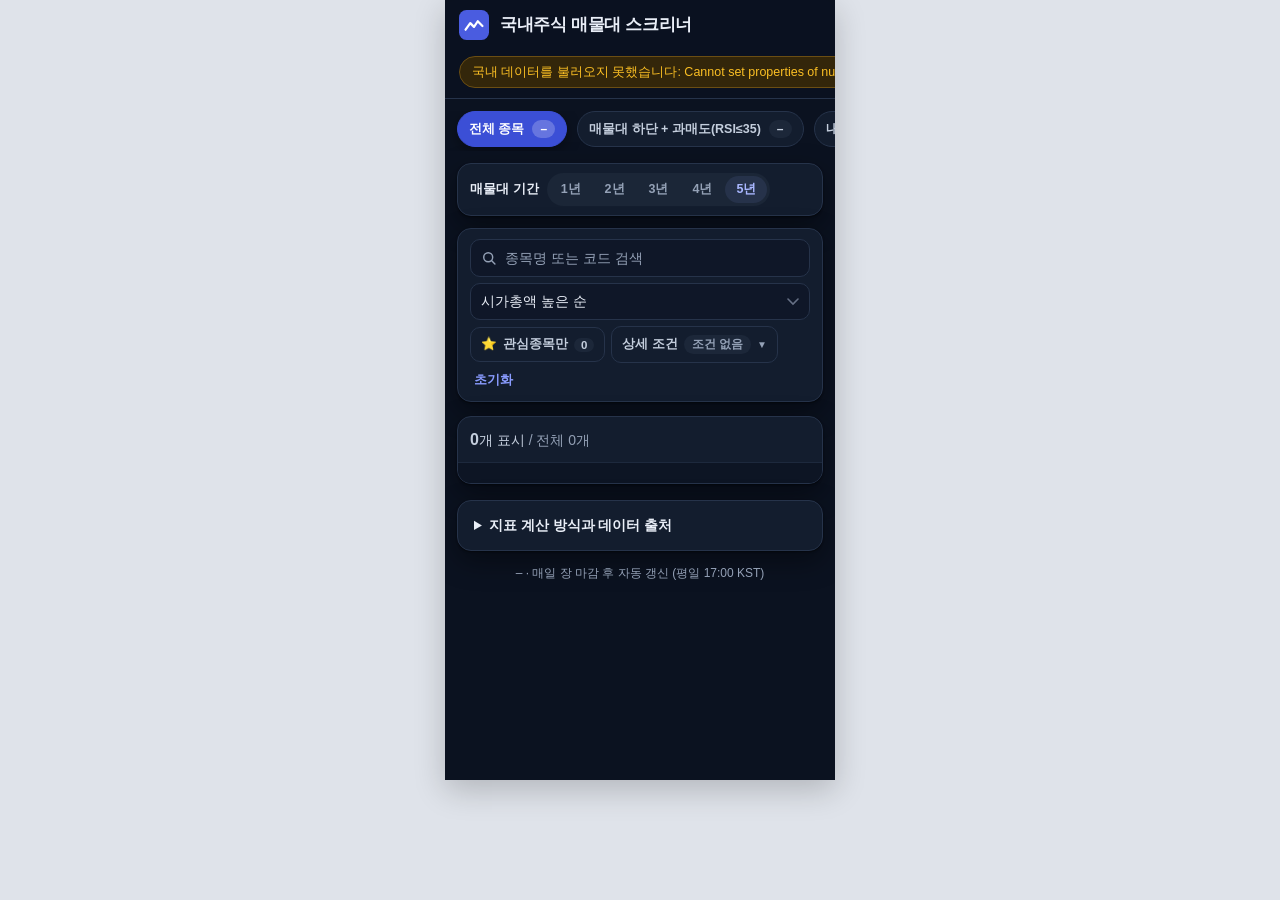
<file: docs/_qa_mobile_dark.html>
<!doctype html><html lang="ko"><head><meta charset="utf-8"><meta name="viewport" content="width=device-width,initial-scale=1"><title>QA mobile</title>
<style>html,body{margin:0;background:#dfe3ea;display:flex;justify-content:center;align-items:flex-start}
iframe{border:0;width:390px;height:780px;background:#fff;box-shadow:0 10px 30px rgba(0,0,0,.2)}</style></head>
<body><iframe src="_qa_dark.html" title="mobile preview"></iframe></body></html>
</file>
<file: docs/style.css>
/* 국내주식 매물대 스크리너 — 라이트/다크(시스템 설정) 테마 */
:root{
  color-scheme:light;
  --bg:#f3f5fa;
  --card:#ffffff;
  --card-2:#fbfcfe;          /* 입력·보조 패널 */
  --card-3:#f2f4f7;          /* 알약·트랙 */
  --head:#fafbfe;            /* 표 머리 */
  --row-hover:#f8faff;
  --mob-bg:#f7f9fd;
  --seg-bg:#eef1f6;
  --ink:#101828;
  --ink-2:#344054;
  --muted:#667085;
  --line:#e4e8f0;
  --line-2:#eef1f6;
  --line-strong:#c9d2ea;
  --accent:#2f45d0;
  --accent-hover:#2639b8;
  --accent-soft:#eef1ff;
  --accent-line:#dfe4ff;
  --topbar:rgba(255,255,255,.92);
  --focus:rgba(47,69,208,.12);
  --poc:#f59e0b;
  --cur:#e11d48;
  --vwap:#0ea5e9;
  --poc-mark:#d97706;
  --vwap-mark:#0284c7;
  --up:#d92b2b;
  --down:#2563eb;
  --ok:#077a5b;
  --ok-soft:#e6f7f0;
  --ok-line:#c3eed7;
  --warn:#b54708;
  --warn-soft:#fff4e5;
  --star:#f59e0b;
  --star-off:#c3c9d5;
  --star-line:#ffd591;
  --track:#e9edf5;
  --chart-grid:#eef1f6;
  --chart-label:#98a2b3;
  --chart-bar:#6366f1;
  --chart-poc:#f59e0b;
  --chart-bar-text:#3730a3;
  --chart-poc-text:#7c3a00;
  --chart-mc:#94a3b8;
  --shadow:0 1px 2px rgba(16,24,40,.05),0 8px 24px rgba(16,24,40,.06);
  --radius:14px;
}

*{box-sizing:border-box}
html,body{margin:0;padding:0}
body{
  background:var(--bg);
  color:var(--ink);
  font-family:-apple-system,BlinkMacSystemFont,"Apple SD Gothic Neo","Pretendard","Malgun Gothic","맑은 고딕",'Noto Sans KR',Roboto,sans-serif;
  font-size:15px;
  line-height:1.45;
  -webkit-text-size-adjust:100%;
  -webkit-font-smoothing:antialiased;
}
h1,h2,h3,p,dl,dd,dt{margin:0}
button{font-family:inherit;font-size:inherit;cursor:pointer;color:inherit}
.muted{color:var(--muted);font-weight:400}
.num{text-align:right;font-variant-numeric:tabular-nums}
.sr-only{position:absolute;width:1px;height:1px;padding:0;margin:-1px;overflow:hidden;clip:rect(0 0 0 0);white-space:nowrap;border:0}

/* ---------- top bar ---------- */
.topbar{
  position:sticky;top:0;z-index:30;
  background:var(--topbar);
  backdrop-filter:saturate(180%) blur(10px);
  border-bottom:1px solid var(--line);
}
.topbar-inner{
  max-width:1280px;margin:0 auto;padding:12px 20px;
  display:flex;align-items:center;justify-content:space-between;gap:16px;flex-wrap:wrap;
}
.brand{display:flex;align-items:center;gap:11px;min-width:0}
.logo{display:flex;align-items:center;line-height:1}
.logo svg{display:block}
.brand h1{font-size:19px;letter-spacing:-.02em;font-weight:750}
.tagline{margin-top:2px;font-size:12.5px;color:var(--muted)}

/* ---------- 🇰🇷 국내 / 🇺🇸 미국 탭 ---------- */
.tabs{
  display:flex;gap:4px;padding:4px;border-radius:13px;background:var(--seg-bg);
  border:1px solid var(--line-2);flex:0 0 auto;
}
.tab{
  border:0;background:none;border-radius:10px;padding:8px 16px;
  font-size:14px;font-weight:700;color:var(--muted);letter-spacing:-.01em;
  white-space:nowrap;transition:background .12s,color .12s,box-shadow .12s;
}
.tab:hover{color:var(--ink)}
.tab.active{background:var(--card);color:var(--accent);box-shadow:0 1px 3px rgba(16,24,40,.14)}
.tab[aria-selected="true"]{color:var(--accent)}
.tab.loading{opacity:.6}

/* 수익원이 없는 국내 탭에서 숨기는 프리셋 등 */
body[data-tab="kr"] .preset-us{display:none}
.status{
  font-size:12.5px;color:var(--ink-2);background:var(--accent-soft);
  border:1px solid var(--accent-line);border-radius:999px;padding:6px 12px;white-space:nowrap;
  font-variant-numeric:tabular-nums;
}
.status.warn{background:var(--warn-soft);border-color:var(--star-line);color:var(--warn)}

main{max-width:1280px;margin:0 auto;padding:16px 20px 48px}

/* ---------- presets ---------- */
.presets{display:flex;gap:10px;flex-wrap:wrap;margin-bottom:12px}
.preset{
  display:inline-flex;align-items:center;gap:8px;
  padding:10px 15px;border-radius:999px;border:1px solid var(--line);
  background:var(--card);color:var(--ink-2);font-weight:600;font-size:14px;
  box-shadow:0 1px 1px rgba(16,24,40,.03);transition:.15s;
}
.preset:hover{border-color:var(--line-strong);color:var(--ink)}
.preset.active{background:var(--accent);border-color:var(--accent);color:#fff;box-shadow:0 4px 14px rgba(47,69,208,.28)}
.preset.active:hover{background:var(--accent-hover);border-color:var(--accent-hover);color:#fff}
.pill{
  font-size:12px;font-weight:700;padding:2px 8px;border-radius:999px;
  background:var(--card-3);color:var(--ink-2);font-variant-numeric:tabular-nums;
}
.preset.active .pill{background:rgba(255,255,255,.22);color:#fff}

/* ---------- period switch (1~5년) ---------- */
.periods{
  display:flex;align-items:center;gap:10px;flex-wrap:wrap;
  background:var(--card);border:1px solid var(--line);border-radius:var(--radius);
  padding:10px 14px;margin-bottom:12px;box-shadow:var(--shadow);
}
.period-title{font-size:13px;font-weight:700;color:var(--ink)}
.seg{
  display:inline-flex;background:var(--seg-bg);border-radius:999px;padding:3px;gap:2px;
}
.seg-btn{
  border:0;background:none;border-radius:999px;padding:6px 14px;
  font-size:13px;font-weight:650;color:var(--muted);line-height:1.2;
  font-variant-numeric:tabular-nums;transition:.12s;
}
.seg-btn:hover{color:var(--ink)}
.seg-btn.active{background:var(--card);color:var(--accent);box-shadow:0 1px 3px rgba(16,24,40,.14)}
.period-hint{font-size:11.5px;color:var(--muted)}

/* ---------- filters ---------- */
.filters{
  background:var(--card);border:1px solid var(--line);border-radius:var(--radius);
  padding:12px 14px;box-shadow:var(--shadow);margin-bottom:14px;
}
.qb{display:flex;align-items:center;gap:8px;flex-wrap:wrap}

/* 검색 */
.qb-search{position:relative;display:flex;align-items:center;flex:1 1 240px;min-width:0}
.qb-search .s-ico{position:absolute;left:11px;color:var(--muted);pointer-events:none}
.qb-search input{
  width:100%;padding:10px 12px 10px 34px;border:1px solid var(--line);border-radius:10px;
  background:var(--card-2);color:var(--ink);font-size:14px;font-family:inherit;
  -webkit-appearance:none;appearance:none;
}
.qb-search input::-webkit-search-cancel-button{-webkit-appearance:none;appearance:none}
.qb-search input::placeholder{color:var(--muted)}

/* 정렬 */
.qb-sort{flex:0 1 210px;min-width:0}
.qb-sort select{
  width:100%;padding:10px 28px 10px 10px;border:1px solid var(--line);border-radius:10px;
  background:var(--card-2);color:var(--ink);font-size:13.5px;font-family:inherit;
  -webkit-appearance:none;appearance:none;
  background-image:url("data:image/svg+xml,%3Csvg xmlns='http://www.w3.org/2000/svg' width='12' height='8' viewBox='0 0 12 8'%3E%3Cpath d='M1 1l5 5 5-5' stroke='%23667085' stroke-width='1.6' fill='none' stroke-linecap='round'/%3E%3C/svg%3E");
  background-repeat:no-repeat;background-position:right 10px center;
}
.qb-search input:focus,.qb-sort select:focus{outline:none;border-color:var(--accent);background-color:var(--card);box-shadow:0 0 0 3px var(--focus)}

/* ⭐ 관심종목만 / 상세 조건 / 초기화 */
.watch-btn{
  display:inline-flex;align-items:center;gap:6px;
  padding:9px 12px;border-radius:10px;border:1px solid var(--line);
  background:var(--card);color:var(--ink-2);font-weight:650;font-size:13px;
  white-space:nowrap;transition:.12s;
}
.watch-btn .star-ico{font-size:12.5px;line-height:1}
.watch-btn:hover{border-color:var(--line-strong)}
.watch-btn.on{background:var(--warn-soft);border-color:var(--star-line);color:var(--warn)}
.watch-btn .pill{padding:1px 7px;font-size:11.5px}

.link-btn{background:none;border:0;color:var(--accent);font-weight:600;padding:2px 4px;font-size:13px}
.link-btn:hover{text-decoration:underline}
.qb-more{
  display:inline-flex;align-items:center;gap:6px;
  padding:9px 12px;border-radius:10px;border:1px solid var(--line);
  background:var(--card);color:var(--ink-2);font-weight:650;font-size:13px;
  white-space:nowrap;transition:.12s;
}
.qb-more:hover{border-color:var(--line-strong);background:var(--card-2);text-decoration:none}
.qb-more[aria-expanded="true"]{background:var(--accent-soft);border-color:var(--accent-line);color:var(--accent)}
.qb-more .chev{font-size:10px;color:var(--muted)}
.qb-more[aria-expanded="true"] .chev{color:var(--accent)}
.fh-count{
  font-size:11.5px;font-weight:600;color:var(--muted);background:var(--card-3);
  border-radius:999px;padding:2px 8px;white-space:nowrap;
}
.qb-reset{margin-left:auto}

.filter-grid{
  display:grid;gap:12px 16px;margin-top:12px;
  grid-template-columns:repeat(4,minmax(0,1fr));
}
.filters.collapsed #filter-grid{display:none}
.field{display:flex;flex-direction:column;gap:5px;min-width:0}
.field > span{font-size:12px;font-weight:650;color:var(--muted);letter-spacing:.01em}
.field select,.field input[type=search],.field input[type=number]{
  width:100%;padding:9px 10px;border:1px solid var(--line);border-radius:9px;
  background:var(--card-2);color:var(--ink);font-size:14px;font-family:inherit;
  -webkit-appearance:none;appearance:none;
}
.field select{
  background-image:url("data:image/svg+xml,%3Csvg xmlns='http://www.w3.org/2000/svg' width='12' height='8' viewBox='0 0 12 8'%3E%3Cpath d='M1 1l5 5 5-5' stroke='%23667085' stroke-width='1.6' fill='none' stroke-linecap='round'/%3E%3C/svg%3E");
  background-repeat:no-repeat;background-position:right 10px center;padding-right:28px;
}
.field select:focus,.field input:focus{outline:none;border-color:var(--accent);background-color:var(--card);box-shadow:0 0 0 3px var(--focus)}
.check-wrap{display:flex;align-items:center;gap:8px;padding:9px 10px;border:1px solid var(--line);border-radius:9px;background:var(--card-2);font-size:13.5px;cursor:pointer;min-height:39px}
.check-wrap input{width:16px;height:16px;accent-color:var(--accent);margin:0;flex:0 0 auto}
.rsi-row{display:flex;align-items:center;gap:6px}
.rsi-row .tilde{color:var(--muted)}
.chips{display:flex;gap:6px;flex-wrap:wrap;margin-top:2px}
.chip{
  border:1px solid var(--line);background:var(--card);border-radius:7px;padding:3px 8px;
  font-size:12px;color:var(--ink-2);font-variant-numeric:tabular-nums;
}
.chip:hover{border-color:var(--line-strong)}
.chip.on{background:var(--accent-soft);border-color:var(--accent-line);color:var(--accent);font-weight:700}

/* ---------- results ---------- */
.results{background:var(--card);border:1px solid var(--line);border-radius:var(--radius);box-shadow:var(--shadow);overflow:hidden}
.result-head{display:flex;align-items:center;justify-content:space-between;gap:12px;padding:13px 16px;border-bottom:1px solid var(--line-2);flex-wrap:wrap}
.result-count{font-size:14px;color:var(--ink-2)}
.result-count strong{font-size:16px;font-variant-numeric:tabular-nums}
.legend{display:flex;gap:14px;font-size:12px;color:var(--muted)}
.lg{display:inline-flex;align-items:center;gap:5px}
.dot{width:8px;height:8px;border-radius:2px;display:inline-block}
.dot.poc{background:var(--poc)}
.dot.cur{background:var(--cur)}
.dot.vwap{background:var(--vwap)}

.table{width:100%}
.thead,.row{
  display:grid;
  grid-template-columns:32px minmax(190px,2.3fr) .8fr .86fr .8fr .77fr 1.12fr .93fr 1.05fr .93fr;
  align-items:center;gap:6px;
}
.thead{
  padding:8px 14px;font-size:12px;font-weight:650;color:var(--muted);
  background:var(--head);border-bottom:1px solid var(--line-2);
}
.thead > div:nth-child(n+3){text-align:right}
.thead .th-star{text-align:left}
.row{padding:8px 14px;border-bottom:1px solid var(--line-2);cursor:pointer;transition:background .12s}
.row:hover{background:var(--row-hover)}
.row:last-child{border-bottom:0}
.cell{min-width:0;font-variant-numeric:tabular-nums}
.cell.name{display:flex;flex-direction:column;gap:1px;min-width:0}
.cell.star{display:flex;align-items:center;justify-content:flex-start}
/* 윗줄: 종목명 + 종목코드 · 시장/지수 배지 (배지가 넘치면 통째로 다음 줄로) */
.name-line{display:flex;align-items:baseline;gap:7px;min-width:0;flex-wrap:wrap;row-gap:1px}
.stock-name{font-weight:700;font-size:14.5px;white-space:nowrap;overflow:hidden;text-overflow:ellipsis;letter-spacing:-.01em;flex:0 1 auto;min-width:0;max-width:100%}
.code-line{font-size:11.5px;color:var(--muted);display:flex;gap:4px;align-items:center;flex-wrap:nowrap;flex:0 0 auto;white-space:nowrap;line-height:1.45}
/* 미국 탭은 종목명이 길어 코드·배지가 다음 줄로 내려간다 — 모든 행을 같은 3줄 구조로 맞춰 높이를 균일하게 */
body[data-tab="us"] .cell.name .code-line{flex:1 0 100%}
.code-line .scode{font-variant-numeric:tabular-nums;letter-spacing:.01em}
.mkt{font-size:10px;font-weight:700;padding:1px 4px;border-radius:4px;background:var(--card-3);color:var(--ink-2);letter-spacing:-.01em;flex:0 0 auto;white-space:nowrap}
.mkt.K{background:var(--accent-soft);color:var(--accent)}
.mkt.Q{background:#fdf0f6;color:#a2196c}
.mkt.k200{background:var(--warn-soft);color:var(--warn);border:1px solid var(--star-line)}
.mkt.US{background:var(--accent-soft);color:var(--accent)}
.mkt.NY{background:#eef6ff;color:#175cd3}
.mkt.ndx{background:#eef1ff;color:#3538cd;border:1px solid var(--accent-line)}

/* 주요 수익원 줄 — 아랫줄 전체 폭을 쓰고, 긴 경우에만 끝을 말줌임 */
.rev-line{
  display:block;width:100%;max-width:100%;
  font-size:11px;line-height:1.35;color:var(--ink-2);font-weight:600;letter-spacing:-.01em;
  white-space:nowrap;overflow:hidden;text-overflow:ellipsis;
  flex:0 0 auto;min-width:0;
}
.rev-line::before{content:"💰";font-size:10px;margin-right:4px;opacity:.75;font-weight:400}
.mini{font-size:10.5px;font-weight:700;padding:1px 5px;border-radius:4px;background:var(--warn-soft);color:var(--warn);white-space:nowrap;flex:0 0 auto}
.price{font-weight:700}
.price-cell{display:flex;flex-direction:column;align-items:flex-end;gap:1px}
.chg{font-size:11.5px;font-weight:700;font-variant-numeric:tabular-nums;line-height:1.2}
.sub{font-size:11.5px;color:var(--muted)}

/* ⭐ 관심종목 별 버튼 */
.star-btn{
  display:inline-flex;align-items:center;justify-content:center;
  width:28px;height:28px;padding:0;border:0;background:none;border-radius:8px;
  line-height:1;color:var(--star-off);transition:color .12s,background .12s;
}
.star-btn .star-ico{font-size:16px;line-height:1}
.star-btn:hover{background:var(--card-3)}
.star-btn.on{color:var(--star)}
.star-btn.lg{width:36px;height:36px}
.star-btn.lg .star-ico{font-size:20px}

/* 배당 */
.div-cell{display:flex;flex-direction:column;align-items:flex-end;gap:0}
.div-y{font-weight:700;font-variant-numeric:tabular-nums}
.div-y.hi{color:var(--ok)}
.pos{color:var(--up)}
.neg{color:var(--down)}

/* rsi bar */
.rsi{display:flex;flex-direction:column;align-items:flex-end;gap:3px}
.rsi-val{font-weight:700}
.rsi-val.cold{color:#0b7285}
.rsi-val.hot{color:var(--up)}
.rsi-track{width:64px;max-width:100%;height:5px;border-radius:3px;background:var(--track);position:relative;overflow:hidden}
.rsi-fill{position:absolute;top:0;bottom:0;border-radius:3px;background:linear-gradient(90deg,#6aa5ff,#2f45d0)}

/* volume position badge */
.vp-pos{display:flex;flex-direction:column;align-items:flex-end;gap:2px;min-width:0}
.pos-badge{
  display:inline-flex;align-items:center;gap:3px;
  font-size:11.5px;font-weight:750;line-height:1.25;letter-spacing:-.01em;
  padding:2px 9px;border-radius:999px;white-space:nowrap;border:1px solid transparent;
}
.pos-badge.low{background:#e7f8ef;color:#067647;border-color:#c3eed7}
.pos-badge.mid{background:#fff6e5;color:#b25e09;border-color:#ffe3b3}
.pos-badge.high{background:#fdecec;color:#b42318;border-color:#facccc}
.pos-badge.na{background:var(--card-3);color:var(--muted);border-color:var(--line)}
.pos-gap{font-size:11.5px;color:var(--ink-2);font-variant-numeric:tabular-nums;white-space:nowrap}
.pos-gap.good{color:var(--ok);font-weight:700}
.pos-gap.high{color:var(--ink-2)}

/* value badge */
.badge{
  display:inline-flex;align-items:center;justify-content:center;gap:4px;
  font-size:11.5px;font-weight:700;padding:3px 7px;border-radius:6px;white-space:nowrap;
}
.badge.ok{background:var(--ok-soft);color:var(--ok)}
.badge.no{background:var(--card-3);color:var(--muted)}
.badge.na{background:transparent;color:var(--muted);border:1px dashed var(--line)}
.badge-bar{display:inline-block;width:28px;height:4px;border-radius:3px;background:var(--track);overflow:hidden;margin-left:4px;vertical-align:middle}
.badge-bar > i{display:block;height:100%;background:var(--ok)}
.badge.no .badge-bar > i{background:var(--muted)}

.fin{display:flex;flex-direction:column;gap:2px;align-items:flex-end;min-width:0}
.fin-badge{
  display:inline-flex;align-items:center;gap:3px;white-space:nowrap;
  font-size:10.5px;font-weight:700;line-height:1.2;letter-spacing:-.01em;
  padding:2px 6px;border-radius:6px;border:1px solid transparent;
}
.fin-badge b{font-weight:800;opacity:.72;margin-right:1px}
.fin-badge.green{background:#e7f8ef;color:#067647;border-color:#c3eed7}
.fin-badge.blue{background:#e9f1fe;color:#1a56b8;border-color:#c8dcfb}
.fin-badge.yellow{background:#fff6e5;color:#b25e09;border-color:#ffe3b3}
.fin-badge.red{background:#fdecec;color:#b42318;border-color:#facccc}
.fin-badge.na{background:var(--card-3);color:var(--muted);border-color:var(--line)}
.fin-detail{display:flex;align-items:center;gap:6px;flex-wrap:wrap;margin:2px 0 10px}
.fin-k{font-size:11.5px;font-weight:650;color:var(--muted);margin-right:1px}
.fin-badge.lg{font-size:11.5px;padding:3px 9px;border-radius:999px}

.empty{padding:40px 16px;text-align:center;color:var(--ink-2)}
.empty p{margin-bottom:6px}
.more{
  display:block;width:100%;padding:13px;border:0;border-top:1px solid var(--line-2);
  background:var(--card-2);color:var(--accent);font-weight:700;font-size:14px;
}
.more:hover{background:var(--accent-soft)}
.more[hidden]{display:none}

/* ---------- guide ---------- */
.guide{margin-top:16px;background:var(--card);border:1px solid var(--line);border-radius:var(--radius);box-shadow:var(--shadow)}
.guide details{padding:14px 16px}
.guide summary{cursor:pointer;font-weight:700;font-size:14px;color:var(--ink)}
.guide-body{margin-top:12px;font-size:13.5px;color:var(--ink-2);line-height:1.6}
.guide-body dl{display:grid;grid-template-columns:190px 1fr;gap:8px 16px}
.guide-body dt{font-weight:700;color:var(--ink)}
.guide-body dd{margin:0;color:var(--ink-2)}
.disclaimer{margin-top:14px;font-size:12.5px;color:var(--muted);border-top:1px dashed var(--line);padding-top:12px}
.foot{max-width:1280px;margin:14px auto 0;padding:0 4px;font-size:12px;color:var(--muted);text-align:center}

/* ---------- detail ---------- */
.detail{position:fixed;inset:0;z-index:60}
.detail[hidden]{display:none}
.detail-backdrop{position:absolute;inset:0;background:rgba(16,24,40,.42);backdrop-filter:blur(2px)}
.detail-panel{
  position:absolute;top:0;right:0;bottom:0;width:min(560px,100%);
  background:var(--card);box-shadow:-10px 0 40px rgba(16,24,40,.18);
  overflow-y:auto;overscroll-behavior:contain;padding:18px 20px 32px;
  animation:slide .18s ease-out;
}
@keyframes slide{from{transform:translateX(24px);opacity:.6}to{transform:none;opacity:1}}
.detail-top{display:flex;justify-content:space-between;align-items:flex-start;gap:12px;margin-bottom:6px}
.detail-top h2{font-size:21px;letter-spacing:-.02em}
.detail-top p{font-size:12.5px;margin-top:3px}
.dtop-actions{display:flex;align-items:center;gap:6px;flex:0 0 auto}
.close{border:1px solid var(--line);background:var(--card);border-radius:9px;width:34px;height:34px;font-size:15px;color:var(--ink-2);flex:0 0 auto}
.close:hover{background:var(--card-3)}

/* 상세 화면 안의 매물대 기간 전환 */
.d-period{
  display:flex;align-items:center;gap:8px;margin:10px 0 4px;padding:7px 10px;
  background:var(--card-2);border:1px solid var(--line-2);border-radius:11px;
}
.dp-title{font-size:11.5px;font-weight:700;color:var(--muted);white-space:nowrap}
.d-period .seg{flex:1 1 auto}
.d-period .seg-btn{flex:1 1 auto;text-align:center;padding:6px 6px;font-size:12.5px}

.price-row{display:flex;align-items:baseline;gap:10px;margin:12px 0 16px;flex-wrap:wrap}
.price-row .big{font-size:27px;font-weight:800;letter-spacing:-.02em;font-variant-numeric:tabular-nums}
.price-row .unit{font-size:13px;color:var(--muted)}
.dchg{font-size:14px;font-weight:750;font-variant-numeric:tabular-nums}
.dchg-lbl{font-size:11.5px;color:var(--muted)}
.dstats{display:grid;grid-template-columns:repeat(3,1fr);gap:8px;margin-bottom:18px}
.dstat{background:var(--card-2);border:1px solid var(--line-2);border-radius:11px;padding:10px}
.dstat .k{font-size:11.5px;color:var(--muted);margin-bottom:3px}
.dstat .v{font-size:15px;font-weight:750;font-variant-numeric:tabular-nums}
.dstat .v small{font-size:11px;font-weight:600;color:var(--muted);margin-left:3px}
.dstat.span2{grid-column:span 2}
.dstat .v .pos-badge{font-size:12.5px;padding:3px 10px}
.dsub{font-size:11.5px;color:var(--muted);margin-top:5px;font-variant-numeric:tabular-nums}
.dsub.good{color:var(--ok);font-weight:700}
.dsub.high{color:var(--ink-2)}

.section-title{display:flex;align-items:center;justify-content:space-between;font-size:13px;font-weight:750;color:var(--ink);margin:18px 0 8px}
.section-title .hint{font-size:11.5px;font-weight:500;color:var(--muted)}

.vp{background:var(--card-2);border:1px solid var(--line-2);border-radius:12px;padding:10px 8px 6px}
.vp svg{display:block;width:100%;height:auto}
.vp-legend{display:flex;gap:14px;justify-content:center;font-size:11.5px;color:var(--muted);padding:2px 0 4px}
.vp-legend i{width:14px;height:3px;border-radius:2px;display:inline-block;margin-right:4px;vertical-align:middle}

table.fin{width:100%;border-collapse:collapse;font-size:13.5px;font-variant-numeric:tabular-nums}
table.fin th,table.fin td{padding:7px 8px;border-bottom:1px solid var(--line-2);text-align:right}
table.fin th:first-child,table.fin td:first-child{text-align:left}
table.fin thead th{font-size:12px;color:var(--muted);font-weight:650;border-bottom:1px solid var(--line)}
table.fin td.neg{color:var(--down)}
table.fin td.pos{color:var(--ink)}

.cmp{display:grid;gap:8px;background:var(--card-2);border:1px solid var(--line-2);border-radius:12px;padding:12px}
.cmp-row{display:grid;grid-template-columns:88px 1fr 86px;gap:8px;align-items:center;font-size:12.5px}
.cmp-row .lbl{color:var(--muted)}
.cmp-track{height:12px;background:var(--track);border-radius:7px;overflow:hidden}
.cmp-bar{height:100%;border-radius:7px}
.cmp-bar.mc{background:var(--chart-mc)}
.cmp-bar.ten{background:var(--ok)}
.cmp-row .val{text-align:right;font-weight:700;font-variant-numeric:tabular-nums}
.cmp-note{font-size:12.5px;color:var(--ink-2);padding-top:4px;border-top:1px dashed var(--line);margin-top:2px}
.cmp-note b{font-weight:750}

.links{display:flex;gap:8px;flex-wrap:wrap;margin-top:18px}
.links a{
  flex:1 1 46%;text-align:center;text-decoration:none;padding:11px;border-radius:10px;
  border:1px solid var(--line);color:var(--ink-2);font-weight:650;font-size:13.5px;background:var(--card);
}
.links a.primary{background:var(--accent);border-color:var(--accent);color:#fff}
.links a:hover{filter:brightness(.97)}
.dnote{margin-top:14px;font-size:11.5px;color:var(--muted);line-height:1.5}

/* ---------- 상세: 주요 수익원 · 사업 구조 ---------- */
.revbox{
  background:linear-gradient(180deg,var(--accent-soft),var(--card-2));
  border:1px solid var(--accent-line);border-radius:12px;padding:12px 13px;
}
.rev-chips{display:flex;flex-wrap:wrap;gap:6px}
.rev-chip{
  display:inline-flex;align-items:center;font-size:12px;font-weight:750;letter-spacing:-.01em;
  padding:4px 9px;border-radius:999px;background:var(--card);color:var(--accent);
  border:1px solid var(--accent-line);white-space:nowrap;
}
.rev-detail{margin-top:9px;font-size:13px;line-height:1.6;color:var(--ink-2);word-break:keep-all}
.revbox .rload{padding:8px 0 0;font-size:12px}
.rev-foot{display:flex;align-items:center;gap:10px;flex-wrap:wrap;margin-top:9px}
.rev-meta{font-size:11.5px;color:var(--muted)}
.rev-site{
  margin-left:auto;font-size:12px;font-weight:700;color:var(--accent);text-decoration:none;
  padding:4px 9px;border-radius:8px;border:1px solid var(--accent-line);background:var(--card);
}
.rev-site:hover{text-decoration:underline}

/* ---------- 상세: 최근 공시·뉴스 ---------- */
.rlist{
  display:flex;flex-direction:column;background:var(--card-2);
  border:1px solid var(--line-2);border-radius:12px;overflow:hidden;
}
.ri{
  display:grid;grid-template-columns:42px minmax(0,1fr);gap:9px;align-items:start;
  padding:9px 11px;border-bottom:1px solid var(--line-2);
  font-size:13px;color:var(--ink);text-decoration:none;
}
.ri:last-child{border-bottom:0}
a.ri:hover{background:var(--row-hover)}
.ri-d{font-size:11.5px;color:var(--muted);font-variant-numeric:tabular-nums;padding-top:2px}
.ri-t{line-height:1.42;letter-spacing:-.01em;word-break:keep-all}
a.ri .ri-t{color:var(--ink-2)}
.ri-m{display:block;font-size:11px;color:var(--muted);margin-top:2px}
.rload{margin:0;padding:11px;font-size:12.5px}
.d-tag{
  display:inline-block;font-size:10.5px;font-weight:750;line-height:1.5;
  padding:0 5px;border-radius:5px;margin-right:4px;border:1px solid transparent;
  white-space:nowrap;vertical-align:1px;
}
.d-tag.red{background:#fdecec;color:#b42318;border-color:#facccc}
.d-tag.blue{background:#e9f1fe;color:#1a56b8;border-color:#c8dcfb}
.d-tag.violet{background:#f3ecfe;color:#6941c6;border-color:#e0d1fb}
.d-tag.orange{background:#fff4e5;color:#b54708;border-color:#fadfc0}
.d-tag.green{background:#e7f8ef;color:#067647;border-color:#c3eed7}
.d-tag.teal{background:#e6f6f8;color:#0b7285;border-color:#c2e8ee}
.d-tag.amber{background:#fff6e5;color:#b25e09;border-color:#ffe3b3}
.d-tag.slate{background:var(--card-3);color:var(--ink-2);border-color:var(--line)}

/* ---------- responsive ---------- */
@media (max-width:1100px){
  .filter-grid{grid-template-columns:repeat(3,minmax(0,1fr))}
  .thead,.row{grid-template-columns:32px minmax(180px,2.1fr) .79fr .82fr .79fr .75fr 1.08fr .9fr 1.04fr .92fr}
}
@media (min-width:901px) and (max-width:1199px){
  /* 표 폭이 좁아지면 국내 탭도 코드·배지를 다음 줄로 내려 3줄 구조로 통일 (행 높이 균일) */
  .cell.name .code-line{flex:1 0 100%}
}
/* 표 폭이 좁아지는 구간: 값 배지 막대를 줄여 옆 칸으로 넘치지 않게 */
@media (min-width:901px) and (max-width:1150px){
  .badge-bar{width:20px}
}
@media (min-width:901px) and (max-width:1000px){
  .badge{font-size:10.5px;padding:2px 5px}
  .badge-bar{display:none}
  .fin-badge{font-size:9.5px;padding:2px 4px}
}
@media (max-width:900px){
  body{font-size:14.5px}
  main{padding:12px 12px 40px}
  .topbar-inner{padding:10px 14px}
  .brand h1{font-size:17px}
  .tagline{display:none}
  .tabs{order:3;width:100%;justify-content:stretch}
  .tab{flex:1 1 0;text-align:center;padding:8px 10px;font-size:13.5px}
  /* 상단 상태 줄이 길어 화면 밖으로 밀리지 않게 줄바꿈 허용 */
  .status{white-space:normal;font-size:11.5px;line-height:1.35;padding:5px 10px}
  .presets{
    flex-wrap:nowrap;overflow-x:auto;-webkit-overflow-scrolling:touch;
    margin:0 -12px 12px;padding:0 12px 4px;scrollbar-width:none;
  }
  .presets::-webkit-scrollbar{display:none}
  .preset{flex:0 0 auto;white-space:nowrap;padding:9px 13px;font-size:13px}
  .filters{padding:10px 12px}
  .qb{gap:6px}
  .qb-search{flex:1 1 100%;order:-1}
  .qb-sort{flex:1 1 130px}
  .watch-btn{padding:8px 10px;font-size:12.5px}
  .qb-more{padding:8px 10px;font-size:12.5px}
  .qb-reset{margin-left:0}
  .filter-grid{grid-template-columns:repeat(2,minmax(0,1fr));gap:10px 10px}
  .thead{display:none}
  #rows{display:flex;flex-direction:column;gap:8px;padding:10px;background:var(--mob-bg)}
  .row{
    display:grid;grid-template-columns:1fr 1fr;gap:7px 12px;
    padding:10px 44px 10px 13px;background:var(--card);border:1px solid var(--line);border-radius:12px;
    position:relative;
  }
  .row:hover{background:var(--card)}
  .cell.star{position:absolute;top:8px;right:8px;z-index:1}
  .star-btn{width:32px;height:32px}
  .star-btn .star-ico{font-size:18px}
  .cell.name{grid-column:1 / -1;padding-bottom:0}
  .cell:not(.name):not(.star){display:flex;flex-direction:column;align-items:flex-start;gap:2px;text-align:left}
  .cell:not(.name):not(.star)::before{content:attr(data-label);font-size:10.5px;color:var(--muted);font-weight:600}
  .cell.num{text-align:left}
  .price-cell{align-items:flex-start}
  /* 배당 칸은 주당배당금 줄이 있을 때만 10px 높아져 카드 높이가 들쭉날쭉해진다 — 자리를 미리 확보해 모든 카드를 같은 높이로 */
  .div-cell{align-items:flex-start;min-height:57px}
  .cell.pos{grid-column:1 / -1}
  .cell.pos .vp-pos{flex-direction:row;align-items:center;gap:8px;flex-wrap:wrap}
  .rsi{align-items:flex-start}
  .fin{align-items:flex-start}
  .rsi-track{width:78px}
  .periods{gap:8px;padding:9px 12px}
  .period-hint{display:none}
  .seg-btn{padding:6px 11px;font-size:12.5px}
  .result-head{padding:11px 12px}
  .legend{display:none}
  .detail-panel{
    top:auto;left:0;right:0;bottom:0;width:100%;height:90vh;
    border-radius:18px 18px 0 0;padding:16px 16px 28px;
    animation:up .2s ease-out;
  }
  @keyframes up{from{transform:translateY(30px);opacity:.6}to{transform:none;opacity:1}}
  .dstats{grid-template-columns:repeat(2,1fr)}
  .guide-body dl{grid-template-columns:1fr;gap:2px}
  .guide-body dd{margin-bottom:8px}
  .cmp-row{grid-template-columns:76px 1fr 74px}
}
@media (max-width:420px){
  .preset{padding:8px 11px;font-size:12.5px}
  .filter-grid{grid-template-columns:1fr 1fr;gap:8px 8px}
  .field > span{font-size:11.5px}
  .qb-sort{flex:1 1 100%}
  .d-period .seg-btn{font-size:11.5px;padding:6px 4px}
}

/* ---------- 다크 모드 (시스템 설정을 그대로 따름) ---------- */
@media (prefers-color-scheme: dark){
  :root{
    color-scheme:dark;
    --bg:#0b1220;
    --card:#131d2e;
    --card-2:#0f1728;
    --card-3:#1c2739;
    --head:#0f1728;
    --row-hover:#182337;
    --mob-bg:#0d1524;
    --seg-bg:#1b2637;
    --ink:#e9eef7;
    --ink-2:#c4cedd;
    --muted:#94a1b6;
    --line:#26334a;
    --line-2:#1d293d;
    --line-strong:#3a4a68;
    --accent:#8a9cff;
    --accent-hover:#a3b2ff;
    --accent-soft:#1e2b4e;
    --accent-line:#33456f;
    --topbar:rgba(11,18,32,.92);
    --focus:rgba(138,156,255,.22);
    --poc:#f5a524;
    --cur:#ff5c7a;
    --vwap:#38bdf8;
    --poc-mark:#f59e0b;
    --vwap-mark:#38bdf8;
    --up:#ff6b6b;
    --down:#6ea8fe;
    --ok:#3ddc9a;
    --ok-soft:#123227;
    --ok-line:#1f5140;
    --warn:#fbbf24;
    --warn-soft:#33260a;
    --star:#fbbf24;
    --star-off:#5b6878;
    --star-line:#6b4e13;
    --track:#1f2b3f;
    --chart-grid:#22304a;
    --chart-label:#8f9cb2;
    --chart-bar:#8b96ff;
    --chart-poc:#f5a524;
    --chart-bar-text:#e2e8ff;
    --chart-poc-text:#ffeab5;
    --chart-mc:#64748b;
    --shadow:0 1px 2px rgba(0,0,0,.45),0 10px 28px rgba(0,0,0,.4);
  }
  /* 밝은 배경 위에서만 읽히던 색들 */
  .pos-badge.low{background:#0e3a2a;color:#5ee9a8;border-color:#1a5a41}
  .pos-badge.mid{background:#3a2a0a;color:#fbbf24;border-color:#6b4e13}
  .pos-badge.high{background:#3d1618;color:#ff9494;border-color:#6d2a2d}
  .fin-badge.green{background:#0e3a2a;color:#5ee9a8;border-color:#1a5a41}
  .fin-badge.blue{background:#12284a;color:#8ab6ff;border-color:#1f3d6b}
  .fin-badge.yellow{background:#3a2a0a;color:#fbbf24;border-color:#6b4e13}
  .fin-badge.red{background:#3d1618;color:#ff9494;border-color:#6d2a2d}
  .d-tag.red{background:#3d1618;color:#ff9494;border-color:#6d2a2d}
  .d-tag.blue{background:#12284a;color:#8ab6ff;border-color:#1f3d6b}
  .d-tag.violet{background:#241a3d;color:#c4a7ff;border-color:#3c2a63}
  .d-tag.orange{background:#3a2a0a;color:#fbbf24;border-color:#6b4e13}
  .d-tag.green{background:#0e3a2a;color:#5ee9a8;border-color:#1a5a41}
  .d-tag.teal{background:#0d3138;color:#5ad4e0;border-color:#175059}
  .d-tag.amber{background:#3a2a0a;color:#fbbf24;border-color:#6b4e13}
  .mkt{background:var(--card-3);color:var(--ink-2)}
  .mkt.K{background:var(--accent-soft);color:#a9b7ff}
  .mkt.Q{background:#3a1c2c;color:#ff9ecb}
  .mkt.k200{background:#33260a;color:#fbbf24;border-color:#6b4e13}
  .mkt.US{background:var(--accent-soft);color:#a9b7ff}
  .mkt.NY{background:#12284a;color:#8ab6ff}
  .mkt.ndx{background:#1e2b4e;color:#aab6ff;border-color:#33456f}
  .rev-chip{background:#18233a;border-color:var(--accent-line);color:#aab6ff}
  .revbox{background:linear-gradient(180deg,#16203a,var(--card-2));border-color:var(--accent-line)}
  .rsi-val.cold{color:#5ad4e0}
  .rsi-fill{background:linear-gradient(90deg,#7f9dff,#8a9cff)}
  .detail-backdrop{background:rgba(0,0,0,.62)}
  .detail-panel{box-shadow:-10px 0 40px rgba(0,0,0,.55)}
  .preset.active{background:#3b4fd6;border-color:#3b4fd6;color:#fff;box-shadow:0 4px 14px rgba(0,0,0,.35)}
  .preset.active:hover{background:#4a5ce0;border-color:#4a5ce0}
  .seg-btn.active{background:#26324a;color:#a9b7ff;box-shadow:none}
  .links a.primary{background:var(--accent);border-color:var(--accent);color:#0b1220;font-weight:750}
  .brand .logo svg rect{fill:#4a5ce0}
}
</file>
<file: docs/_qa_dark.css>
/* 국내주식 매물대 스크리너 — 라이트/다크(시스템 설정) 테마 */
:root{
  color-scheme:light;
  --bg:#f3f5fa;
  --card:#ffffff;
  --card-2:#fbfcfe;          /* 입력·보조 패널 */
  --card-3:#f2f4f7;          /* 알약·트랙 */
  --head:#fafbfe;            /* 표 머리 */
  --row-hover:#f8faff;
  --mob-bg:#f7f9fd;
  --seg-bg:#eef1f6;
  --ink:#101828;
  --ink-2:#344054;
  --muted:#667085;
  --line:#e4e8f0;
  --line-2:#eef1f6;
  --line-strong:#c9d2ea;
  --accent:#2f45d0;
  --accent-hover:#2639b8;
  --accent-soft:#eef1ff;
  --accent-line:#dfe4ff;
  --topbar:rgba(255,255,255,.92);
  --focus:rgba(47,69,208,.12);
  --poc:#f59e0b;
  --cur:#e11d48;
  --vwap:#0ea5e9;
  --poc-mark:#d97706;
  --vwap-mark:#0284c7;
  --up:#d92b2b;
  --down:#2563eb;
  --ok:#077a5b;
  --ok-soft:#e6f7f0;
  --ok-line:#c3eed7;
  --warn:#b54708;
  --warn-soft:#fff4e5;
  --star:#f59e0b;
  --star-off:#c3c9d5;
  --star-line:#ffd591;
  --track:#e9edf5;
  --chart-grid:#eef1f6;
  --chart-label:#98a2b3;
  --chart-bar:#6366f1;
  --chart-poc:#f59e0b;
  --chart-bar-text:#3730a3;
  --chart-poc-text:#7c3a00;
  --chart-mc:#94a3b8;
  --shadow:0 1px 2px rgba(16,24,40,.05),0 8px 24px rgba(16,24,40,.06);
  --radius:14px;
}

*{box-sizing:border-box}
html,body{margin:0;padding:0}
body{
  background:var(--bg);
  color:var(--ink);
  font-family:-apple-system,BlinkMacSystemFont,"Apple SD Gothic Neo","Pretendard","Malgun Gothic","맑은 고딕",'Noto Sans KR',Roboto,sans-serif;
  font-size:15px;
  line-height:1.45;
  -webkit-text-size-adjust:100%;
  -webkit-font-smoothing:antialiased;
}
h1,h2,h3,p,dl,dd,dt{margin:0}
button{font-family:inherit;font-size:inherit;cursor:pointer;color:inherit}
.muted{color:var(--muted);font-weight:400}
.num{text-align:right;font-variant-numeric:tabular-nums}
.sr-only{position:absolute;width:1px;height:1px;padding:0;margin:-1px;overflow:hidden;clip:rect(0 0 0 0);white-space:nowrap;border:0}

/* ---------- top bar ---------- */
.topbar{
  position:sticky;top:0;z-index:30;
  background:var(--topbar);
  backdrop-filter:saturate(180%) blur(10px);
  border-bottom:1px solid var(--line);
}
.topbar-inner{
  max-width:1280px;margin:0 auto;padding:12px 20px;
  display:flex;align-items:center;justify-content:space-between;gap:16px;flex-wrap:wrap;
}
.brand{display:flex;align-items:center;gap:11px;min-width:0}
.logo{display:flex;align-items:center;line-height:1}
.logo svg{display:block}
.brand h1{font-size:19px;letter-spacing:-.02em;font-weight:750}
.tagline{margin-top:2px;font-size:12.5px;color:var(--muted)}
.status{
  font-size:12.5px;color:var(--ink-2);background:var(--accent-soft);
  border:1px solid var(--accent-line);border-radius:999px;padding:6px 12px;white-space:nowrap;
  font-variant-numeric:tabular-nums;
}
.status.warn{background:var(--warn-soft);border-color:var(--star-line);color:var(--warn)}

main{max-width:1280px;margin:0 auto;padding:16px 20px 48px}

/* ---------- presets ---------- */
.presets{display:flex;gap:10px;flex-wrap:wrap;margin-bottom:12px}
.preset{
  display:inline-flex;align-items:center;gap:8px;
  padding:10px 15px;border-radius:999px;border:1px solid var(--line);
  background:var(--card);color:var(--ink-2);font-weight:600;font-size:14px;
  box-shadow:0 1px 1px rgba(16,24,40,.03);transition:.15s;
}
.preset:hover{border-color:var(--line-strong);color:var(--ink)}
.preset.active{background:var(--accent);border-color:var(--accent);color:#fff;box-shadow:0 4px 14px rgba(47,69,208,.28)}
.preset.active:hover{background:var(--accent-hover);border-color:var(--accent-hover);color:#fff}
.pill{
  font-size:12px;font-weight:700;padding:2px 8px;border-radius:999px;
  background:var(--card-3);color:var(--ink-2);font-variant-numeric:tabular-nums;
}
.preset.active .pill{background:rgba(255,255,255,.22);color:#fff}

/* ---------- period switch (1~5년) ---------- */
.periods{
  display:flex;align-items:center;gap:10px;flex-wrap:wrap;
  background:var(--card);border:1px solid var(--line);border-radius:var(--radius);
  padding:10px 14px;margin-bottom:12px;box-shadow:var(--shadow);
}
.period-title{font-size:13px;font-weight:700;color:var(--ink)}
.seg{
  display:inline-flex;background:var(--seg-bg);border-radius:999px;padding:3px;gap:2px;
}
.seg-btn{
  border:0;background:none;border-radius:999px;padding:6px 14px;
  font-size:13px;font-weight:650;color:var(--muted);line-height:1.2;
  font-variant-numeric:tabular-nums;transition:.12s;
}
.seg-btn:hover{color:var(--ink)}
.seg-btn.active{background:var(--card);color:var(--accent);box-shadow:0 1px 3px rgba(16,24,40,.14)}
.period-hint{font-size:11.5px;color:var(--muted)}

/* ---------- filters ---------- */
.filters{
  background:var(--card);border:1px solid var(--line);border-radius:var(--radius);
  padding:12px 14px;box-shadow:var(--shadow);margin-bottom:14px;
}
.qb{display:flex;align-items:center;gap:8px;flex-wrap:wrap}

/* 검색 */
.qb-search{position:relative;display:flex;align-items:center;flex:1 1 240px;min-width:0}
.qb-search .s-ico{position:absolute;left:11px;color:var(--muted);pointer-events:none}
.qb-search input{
  width:100%;padding:10px 12px 10px 34px;border:1px solid var(--line);border-radius:10px;
  background:var(--card-2);color:var(--ink);font-size:14px;font-family:inherit;
  -webkit-appearance:none;appearance:none;
}
.qb-search input::-webkit-search-cancel-button{-webkit-appearance:none;appearance:none}
.qb-search input::placeholder{color:var(--muted)}

/* 정렬 */
.qb-sort{flex:0 1 210px;min-width:0}
.qb-sort select{
  width:100%;padding:10px 28px 10px 10px;border:1px solid var(--line);border-radius:10px;
  background:var(--card-2);color:var(--ink);font-size:13.5px;font-family:inherit;
  -webkit-appearance:none;appearance:none;
  background-image:url("data:image/svg+xml,%3Csvg xmlns='http://www.w3.org/2000/svg' width='12' height='8' viewBox='0 0 12 8'%3E%3Cpath d='M1 1l5 5 5-5' stroke='%23667085' stroke-width='1.6' fill='none' stroke-linecap='round'/%3E%3C/svg%3E");
  background-repeat:no-repeat;background-position:right 10px center;
}
.qb-search input:focus,.qb-sort select:focus{outline:none;border-color:var(--accent);background-color:var(--card);box-shadow:0 0 0 3px var(--focus)}

/* ⭐ 관심종목만 / 상세 조건 / 초기화 */
.watch-btn{
  display:inline-flex;align-items:center;gap:6px;
  padding:9px 12px;border-radius:10px;border:1px solid var(--line);
  background:var(--card);color:var(--ink-2);font-weight:650;font-size:13px;
  white-space:nowrap;transition:.12s;
}
.watch-btn .star-ico{font-size:12.5px;line-height:1}
.watch-btn:hover{border-color:var(--line-strong)}
.watch-btn.on{background:var(--warn-soft);border-color:var(--star-line);color:var(--warn)}
.watch-btn .pill{padding:1px 7px;font-size:11.5px}

.link-btn{background:none;border:0;color:var(--accent);font-weight:600;padding:2px 4px;font-size:13px}
.link-btn:hover{text-decoration:underline}
.qb-more{
  display:inline-flex;align-items:center;gap:6px;
  padding:9px 12px;border-radius:10px;border:1px solid var(--line);
  background:var(--card);color:var(--ink-2);font-weight:650;font-size:13px;
  white-space:nowrap;transition:.12s;
}
.qb-more:hover{border-color:var(--line-strong);background:var(--card-2);text-decoration:none}
.qb-more[aria-expanded="true"]{background:var(--accent-soft);border-color:var(--accent-line);color:var(--accent)}
.qb-more .chev{font-size:10px;color:var(--muted)}
.qb-more[aria-expanded="true"] .chev{color:var(--accent)}
.fh-count{
  font-size:11.5px;font-weight:600;color:var(--muted);background:var(--card-3);
  border-radius:999px;padding:2px 8px;white-space:nowrap;
}
.qb-reset{margin-left:auto}

.filter-grid{
  display:grid;gap:12px 16px;margin-top:12px;
  grid-template-columns:repeat(4,minmax(0,1fr));
}
.filters.collapsed #filter-grid{display:none}
.field{display:flex;flex-direction:column;gap:5px;min-width:0}
.field > span{font-size:12px;font-weight:650;color:var(--muted);letter-spacing:.01em}
.field select,.field input[type=search],.field input[type=number]{
  width:100%;padding:9px 10px;border:1px solid var(--line);border-radius:9px;
  background:var(--card-2);color:var(--ink);font-size:14px;font-family:inherit;
  -webkit-appearance:none;appearance:none;
}
.field select{
  background-image:url("data:image/svg+xml,%3Csvg xmlns='http://www.w3.org/2000/svg' width='12' height='8' viewBox='0 0 12 8'%3E%3Cpath d='M1 1l5 5 5-5' stroke='%23667085' stroke-width='1.6' fill='none' stroke-linecap='round'/%3E%3C/svg%3E");
  background-repeat:no-repeat;background-position:right 10px center;padding-right:28px;
}
.field select:focus,.field input:focus{outline:none;border-color:var(--accent);background-color:var(--card);box-shadow:0 0 0 3px var(--focus)}
.check-wrap{display:flex;align-items:center;gap:8px;padding:9px 10px;border:1px solid var(--line);border-radius:9px;background:var(--card-2);font-size:13.5px;cursor:pointer;min-height:39px}
.check-wrap input{width:16px;height:16px;accent-color:var(--accent);margin:0;flex:0 0 auto}
.rsi-row{display:flex;align-items:center;gap:6px}
.rsi-row .tilde{color:var(--muted)}
.chips{display:flex;gap:6px;flex-wrap:wrap;margin-top:2px}
.chip{
  border:1px solid var(--line);background:var(--card);border-radius:7px;padding:3px 8px;
  font-size:12px;color:var(--ink-2);font-variant-numeric:tabular-nums;
}
.chip:hover{border-color:var(--line-strong)}
.chip.on{background:var(--accent-soft);border-color:var(--accent-line);color:var(--accent);font-weight:700}

/* ---------- results ---------- */
.results{background:var(--card);border:1px solid var(--line);border-radius:var(--radius);box-shadow:var(--shadow);overflow:hidden}
.result-head{display:flex;align-items:center;justify-content:space-between;gap:12px;padding:13px 16px;border-bottom:1px solid var(--line-2);flex-wrap:wrap}
.result-count{font-size:14px;color:var(--ink-2)}
.result-count strong{font-size:16px;font-variant-numeric:tabular-nums}
.legend{display:flex;gap:14px;font-size:12px;color:var(--muted)}
.lg{display:inline-flex;align-items:center;gap:5px}
.dot{width:8px;height:8px;border-radius:2px;display:inline-block}
.dot.poc{background:var(--poc)}
.dot.cur{background:var(--cur)}
.dot.vwap{background:var(--vwap)}

.table{width:100%}
.thead,.row{
  display:grid;
  grid-template-columns:32px minmax(160px,1.7fr) .85fr .95fr .85fr .8fr 1.2fr 1fr 1.15fr 1.05fr;
  align-items:center;gap:8px;
}
.thead{
  padding:9px 16px;font-size:12px;font-weight:650;color:var(--muted);
  background:var(--head);border-bottom:1px solid var(--line-2);
}
.thead > div:nth-child(n+3){text-align:right}
.thead .th-star{text-align:left}
.row{padding:11px 16px;border-bottom:1px solid var(--line-2);cursor:pointer;transition:background .12s}
.row:hover{background:var(--row-hover)}
.row:last-child{border-bottom:0}
.cell{min-width:0;font-variant-numeric:tabular-nums}
.cell.name{display:flex;flex-direction:column;gap:2px;min-width:0}
.cell.star{display:flex;align-items:center;justify-content:flex-start}
.name-line{display:flex;align-items:center;gap:6px;min-width:0}
.stock-name{font-weight:700;font-size:14.5px;white-space:nowrap;overflow:hidden;text-overflow:ellipsis;letter-spacing:-.01em}
.code-line{font-size:11.5px;color:var(--muted);display:flex;gap:5px;align-items:center;flex-wrap:wrap}
.mkt{font-size:10.5px;font-weight:700;padding:1px 5px;border-radius:4px;background:var(--card-3);color:var(--ink-2)}
.mkt.K{background:var(--accent-soft);color:var(--accent)}
.mkt.Q{background:#fdf0f6;color:#a2196c}
.mkt.k200{background:var(--warn-soft);color:var(--warn);border:1px solid var(--star-line)}
.mini{font-size:10.5px;font-weight:700;padding:1px 5px;border-radius:4px;background:var(--warn-soft);color:var(--warn);white-space:nowrap}
.price{font-weight:700}
.price-cell{display:flex;flex-direction:column;align-items:flex-end;gap:1px}
.chg{font-size:11.5px;font-weight:700;font-variant-numeric:tabular-nums;line-height:1.2}
.sub{font-size:11.5px;color:var(--muted)}

/* ⭐ 관심종목 별 버튼 */
.star-btn{
  display:inline-flex;align-items:center;justify-content:center;
  width:28px;height:28px;padding:0;border:0;background:none;border-radius:8px;
  line-height:1;color:var(--star-off);transition:color .12s,background .12s;
}
.star-btn .star-ico{font-size:16px;line-height:1}
.star-btn:hover{background:var(--card-3)}
.star-btn.on{color:var(--star)}
.star-btn.lg{width:36px;height:36px}
.star-btn.lg .star-ico{font-size:20px}

/* 배당 */
.div-cell{display:flex;flex-direction:column;align-items:flex-end;gap:1px}
.div-y{font-weight:700;font-variant-numeric:tabular-nums}
.div-y.hi{color:var(--ok)}
.pos{color:var(--up)}
.neg{color:var(--down)}

/* rsi bar */
.rsi{display:flex;flex-direction:column;align-items:flex-end;gap:3px}
.rsi-val{font-weight:700}
.rsi-val.cold{color:#0b7285}
.rsi-val.hot{color:var(--up)}
.rsi-track{width:64px;height:5px;border-radius:3px;background:var(--track);position:relative;overflow:hidden}
.rsi-fill{position:absolute;top:0;bottom:0;border-radius:3px;background:linear-gradient(90deg,#6aa5ff,#2f45d0)}

/* volume position badge */
.vp-pos{display:flex;flex-direction:column;align-items:flex-end;gap:3px;min-width:0}
.pos-badge{
  display:inline-flex;align-items:center;gap:3px;
  font-size:11.5px;font-weight:750;line-height:1.25;letter-spacing:-.01em;
  padding:2px 9px;border-radius:999px;white-space:nowrap;border:1px solid transparent;
}
.pos-badge.low{background:#e7f8ef;color:#067647;border-color:#c3eed7}
.pos-badge.mid{background:#fff6e5;color:#b25e09;border-color:#ffe3b3}
.pos-badge.high{background:#fdecec;color:#b42318;border-color:#facccc}
.pos-badge.na{background:var(--card-3);color:var(--muted);border-color:var(--line)}
.pos-gap{font-size:11.5px;color:var(--ink-2);font-variant-numeric:tabular-nums;white-space:nowrap}
.pos-gap.good{color:var(--ok);font-weight:700}
.pos-gap.high{color:var(--ink-2)}

/* value badge */
.badge{
  display:inline-flex;align-items:center;justify-content:center;gap:4px;
  font-size:11.5px;font-weight:700;padding:3px 7px;border-radius:6px;white-space:nowrap;
}
.badge.ok{background:var(--ok-soft);color:var(--ok)}
.badge.no{background:var(--card-3);color:var(--muted)}
.badge.na{background:transparent;color:var(--muted);border:1px dashed var(--line)}
.badge-bar{display:inline-block;width:34px;height:4px;border-radius:3px;background:var(--track);overflow:hidden;margin-left:4px;vertical-align:middle}
.badge-bar > i{display:block;height:100%;background:var(--ok)}
.badge.no .badge-bar > i{background:var(--muted)}

.fin{display:flex;flex-direction:column;gap:3px;align-items:flex-end;min-width:0}
.fin-badge{
  display:inline-flex;align-items:center;gap:3px;white-space:nowrap;
  font-size:10.5px;font-weight:700;line-height:1.2;letter-spacing:-.01em;
  padding:2px 6px;border-radius:6px;border:1px solid transparent;
}
.fin-badge b{font-weight:800;opacity:.72;margin-right:1px}
.fin-badge.green{background:#e7f8ef;color:#067647;border-color:#c3eed7}
.fin-badge.blue{background:#e9f1fe;color:#1a56b8;border-color:#c8dcfb}
.fin-badge.yellow{background:#fff6e5;color:#b25e09;border-color:#ffe3b3}
.fin-badge.red{background:#fdecec;color:#b42318;border-color:#facccc}
.fin-badge.na{background:var(--card-3);color:var(--muted);border-color:var(--line)}
.fin-detail{display:flex;align-items:center;gap:6px;flex-wrap:wrap;margin:2px 0 10px}
.fin-k{font-size:11.5px;font-weight:650;color:var(--muted);margin-right:1px}
.fin-badge.lg{font-size:11.5px;padding:3px 9px;border-radius:999px}

.empty{padding:40px 16px;text-align:center;color:var(--ink-2)}
.empty p{margin-bottom:6px}
.more{
  display:block;width:100%;padding:13px;border:0;border-top:1px solid var(--line-2);
  background:var(--card-2);color:var(--accent);font-weight:700;font-size:14px;
}
.more:hover{background:var(--accent-soft)}
.more[hidden]{display:none}

/* ---------- guide ---------- */
.guide{margin-top:16px;background:var(--card);border:1px solid var(--line);border-radius:var(--radius);box-shadow:var(--shadow)}
.guide details{padding:14px 16px}
.guide summary{cursor:pointer;font-weight:700;font-size:14px;color:var(--ink)}
.guide-body{margin-top:12px;font-size:13.5px;color:var(--ink-2);line-height:1.6}
.guide-body dl{display:grid;grid-template-columns:190px 1fr;gap:8px 16px}
.guide-body dt{font-weight:700;color:var(--ink)}
.guide-body dd{margin:0;color:var(--ink-2)}
.disclaimer{margin-top:14px;font-size:12.5px;color:var(--muted);border-top:1px dashed var(--line);padding-top:12px}
.foot{max-width:1280px;margin:14px auto 0;padding:0 4px;font-size:12px;color:var(--muted);text-align:center}

/* ---------- detail ---------- */
.detail{position:fixed;inset:0;z-index:60}
.detail[hidden]{display:none}
.detail-backdrop{position:absolute;inset:0;background:rgba(16,24,40,.42);backdrop-filter:blur(2px)}
.detail-panel{
  position:absolute;top:0;right:0;bottom:0;width:min(560px,100%);
  background:var(--card);box-shadow:-10px 0 40px rgba(16,24,40,.18);
  overflow-y:auto;overscroll-behavior:contain;padding:18px 20px 32px;
  animation:slide .18s ease-out;
}
@keyframes slide{from{transform:translateX(24px);opacity:.6}to{transform:none;opacity:1}}
.detail-top{display:flex;justify-content:space-between;align-items:flex-start;gap:12px;margin-bottom:6px}
.detail-top h2{font-size:21px;letter-spacing:-.02em}
.detail-top p{font-size:12.5px;margin-top:3px}
.dtop-actions{display:flex;align-items:center;gap:6px;flex:0 0 auto}
.close{border:1px solid var(--line);background:var(--card);border-radius:9px;width:34px;height:34px;font-size:15px;color:var(--ink-2);flex:0 0 auto}
.close:hover{background:var(--card-3)}

/* 상세 화면 안의 매물대 기간 전환 */
.d-period{
  display:flex;align-items:center;gap:8px;margin:10px 0 4px;padding:7px 10px;
  background:var(--card-2);border:1px solid var(--line-2);border-radius:11px;
}
.dp-title{font-size:11.5px;font-weight:700;color:var(--muted);white-space:nowrap}
.d-period .seg{flex:1 1 auto}
.d-period .seg-btn{flex:1 1 auto;text-align:center;padding:6px 6px;font-size:12.5px}

.price-row{display:flex;align-items:baseline;gap:10px;margin:12px 0 16px;flex-wrap:wrap}
.price-row .big{font-size:27px;font-weight:800;letter-spacing:-.02em;font-variant-numeric:tabular-nums}
.price-row .unit{font-size:13px;color:var(--muted)}
.dchg{font-size:14px;font-weight:750;font-variant-numeric:tabular-nums}
.dchg-lbl{font-size:11.5px;color:var(--muted)}
.dstats{display:grid;grid-template-columns:repeat(3,1fr);gap:8px;margin-bottom:18px}
.dstat{background:var(--card-2);border:1px solid var(--line-2);border-radius:11px;padding:10px}
.dstat .k{font-size:11.5px;color:var(--muted);margin-bottom:3px}
.dstat .v{font-size:15px;font-weight:750;font-variant-numeric:tabular-nums}
.dstat .v small{font-size:11px;font-weight:600;color:var(--muted);margin-left:3px}
.dstat.span2{grid-column:span 2}
.dstat .v .pos-badge{font-size:12.5px;padding:3px 10px}
.dsub{font-size:11.5px;color:var(--muted);margin-top:5px;font-variant-numeric:tabular-nums}
.dsub.good{color:var(--ok);font-weight:700}
.dsub.high{color:var(--ink-2)}

.section-title{display:flex;align-items:center;justify-content:space-between;font-size:13px;font-weight:750;color:var(--ink);margin:18px 0 8px}
.section-title .hint{font-size:11.5px;font-weight:500;color:var(--muted)}

.vp{background:var(--card-2);border:1px solid var(--line-2);border-radius:12px;padding:10px 8px 6px}
.vp svg{display:block;width:100%;height:auto}
.vp-legend{display:flex;gap:14px;justify-content:center;font-size:11.5px;color:var(--muted);padding:2px 0 4px}
.vp-legend i{width:14px;height:3px;border-radius:2px;display:inline-block;margin-right:4px;vertical-align:middle}

table.fin{width:100%;border-collapse:collapse;font-size:13.5px;font-variant-numeric:tabular-nums}
table.fin th,table.fin td{padding:7px 8px;border-bottom:1px solid var(--line-2);text-align:right}
table.fin th:first-child,table.fin td:first-child{text-align:left}
table.fin thead th{font-size:12px;color:var(--muted);font-weight:650;border-bottom:1px solid var(--line)}
table.fin td.neg{color:var(--down)}
table.fin td.pos{color:var(--ink)}

.cmp{display:grid;gap:8px;background:var(--card-2);border:1px solid var(--line-2);border-radius:12px;padding:12px}
.cmp-row{display:grid;grid-template-columns:88px 1fr 86px;gap:8px;align-items:center;font-size:12.5px}
.cmp-row .lbl{color:var(--muted)}
.cmp-track{height:12px;background:var(--track);border-radius:7px;overflow:hidden}
.cmp-bar{height:100%;border-radius:7px}
.cmp-bar.mc{background:var(--chart-mc)}
.cmp-bar.ten{background:var(--ok)}
.cmp-row .val{text-align:right;font-weight:700;font-variant-numeric:tabular-nums}
.cmp-note{font-size:12.5px;color:var(--ink-2);padding-top:4px;border-top:1px dashed var(--line);margin-top:2px}
.cmp-note b{font-weight:750}

.links{display:flex;gap:8px;flex-wrap:wrap;margin-top:18px}
.links a{
  flex:1 1 46%;text-align:center;text-decoration:none;padding:11px;border-radius:10px;
  border:1px solid var(--line);color:var(--ink-2);font-weight:650;font-size:13.5px;background:var(--card);
}
.links a.primary{background:var(--accent);border-color:var(--accent);color:#fff}
.links a:hover{filter:brightness(.97)}
.dnote{margin-top:14px;font-size:11.5px;color:var(--muted);line-height:1.5}

/* ---------- 상세: 최근 공시·뉴스 ---------- */
.rlist{
  display:flex;flex-direction:column;background:var(--card-2);
  border:1px solid var(--line-2);border-radius:12px;overflow:hidden;
}
.ri{
  display:grid;grid-template-columns:42px minmax(0,1fr);gap:9px;align-items:start;
  padding:9px 11px;border-bottom:1px solid var(--line-2);
  font-size:13px;color:var(--ink);text-decoration:none;
}
.ri:last-child{border-bottom:0}
a.ri:hover{background:var(--row-hover)}
.ri-d{font-size:11.5px;color:var(--muted);font-variant-numeric:tabular-nums;padding-top:2px}
.ri-t{line-height:1.42;letter-spacing:-.01em;word-break:keep-all}
a.ri .ri-t{color:var(--ink-2)}
.ri-m{display:block;font-size:11px;color:var(--muted);margin-top:2px}
.rload{margin:0;padding:11px;font-size:12.5px}
.d-tag{
  display:inline-block;font-size:10.5px;font-weight:750;line-height:1.5;
  padding:0 5px;border-radius:5px;margin-right:4px;border:1px solid transparent;
  white-space:nowrap;vertical-align:1px;
}
.d-tag.red{background:#fdecec;color:#b42318;border-color:#facccc}
.d-tag.blue{background:#e9f1fe;color:#1a56b8;border-color:#c8dcfb}
.d-tag.violet{background:#f3ecfe;color:#6941c6;border-color:#e0d1fb}
.d-tag.orange{background:#fff4e5;color:#b54708;border-color:#fadfc0}
.d-tag.green{background:#e7f8ef;color:#067647;border-color:#c3eed7}
.d-tag.teal{background:#e6f6f8;color:#0b7285;border-color:#c2e8ee}
.d-tag.amber{background:#fff6e5;color:#b25e09;border-color:#ffe3b3}
.d-tag.slate{background:var(--card-3);color:var(--ink-2);border-color:var(--line)}

/* ---------- responsive ---------- */
@media (max-width:1100px){
  .filter-grid{grid-template-columns:repeat(3,minmax(0,1fr))}
  .thead,.row{grid-template-columns:32px minmax(140px,1.6fr) .8fr .9fr .8fr .75fr 1.05fr .9fr 1fr .95fr}
}
@media (max-width:900px){
  body{font-size:14.5px}
  main{padding:12px 12px 40px}
  .topbar-inner{padding:10px 14px}
  .brand h1{font-size:17px}
  .tagline{display:none}
  .presets{
    flex-wrap:nowrap;overflow-x:auto;-webkit-overflow-scrolling:touch;
    margin:0 -12px 12px;padding:0 12px 4px;scrollbar-width:none;
  }
  .presets::-webkit-scrollbar{display:none}
  .preset{flex:0 0 auto;white-space:nowrap;padding:9px 13px;font-size:13px}
  .filters{padding:10px 12px}
  .qb{gap:6px}
  .qb-search{flex:1 1 100%;order:-1}
  .qb-sort{flex:1 1 130px}
  .watch-btn{padding:8px 10px;font-size:12.5px}
  .qb-more{padding:8px 10px;font-size:12.5px}
  .qb-reset{margin-left:0}
  .filter-grid{grid-template-columns:repeat(2,minmax(0,1fr));gap:10px 10px}
  .thead{display:none}
  #rows{display:flex;flex-direction:column;gap:8px;padding:10px;background:var(--mob-bg)}
  .row{
    display:grid;grid-template-columns:1fr 1fr;gap:8px 12px;
    padding:12px 44px 12px 13px;background:var(--card);border:1px solid var(--line);border-radius:12px;
    position:relative;
  }
  .row:hover{background:var(--card)}
  .cell.star{position:absolute;top:8px;right:8px;z-index:1}
  .star-btn{width:32px;height:32px}
  .star-btn .star-ico{font-size:18px}
  .cell.name{grid-column:1 / -1;padding-bottom:2px}
  .cell:not(.name):not(.star){display:flex;flex-direction:column;align-items:flex-start;gap:2px;text-align:left}
  .cell:not(.name):not(.star)::before{content:attr(data-label);font-size:10.5px;color:var(--muted);font-weight:600}
  .cell.num{text-align:left}
  .price-cell{align-items:flex-start}
  .cell.pos{grid-column:1 / -1}
  .cell.pos .vp-pos{flex-direction:row;align-items:center;gap:8px;flex-wrap:wrap}
  .rsi{align-items:flex-start}
  .fin{align-items:flex-start}
  .rsi-track{width:78px}
  .periods{gap:8px;padding:9px 12px}
  .period-hint{display:none}
  .seg-btn{padding:6px 11px;font-size:12.5px}
  .result-head{padding:11px 12px}
  .legend{display:none}
  .detail-panel{
    top:auto;left:0;right:0;bottom:0;width:100%;height:90vh;
    border-radius:18px 18px 0 0;padding:16px 16px 28px;
    animation:up .2s ease-out;
  }
  @keyframes up{from{transform:translateY(30px);opacity:.6}to{transform:none;opacity:1}}
  .dstats{grid-template-columns:repeat(2,1fr)}
  .guide-body dl{grid-template-columns:1fr;gap:2px}
  .guide-body dd{margin-bottom:8px}
  .cmp-row{grid-template-columns:76px 1fr 74px}
}
@media (max-width:420px){
  .preset{padding:8px 11px;font-size:12.5px}
  .filter-grid{grid-template-columns:1fr 1fr;gap:8px 8px}
  .field > span{font-size:11.5px}
  .qb-sort{flex:1 1 100%}
  .d-period .seg-btn{font-size:11.5px;padding:6px 4px}
}

/* ---------- 다크 모드 (시스템 설정을 그대로 따름) ---------- */
@media all{
  :root{
    color-scheme:dark;
    --bg:#0b1220;
    --card:#131d2e;
    --card-2:#0f1728;
    --card-3:#1c2739;
    --head:#0f1728;
    --row-hover:#182337;
    --mob-bg:#0d1524;
    --seg-bg:#1b2637;
    --ink:#e9eef7;
    --ink-2:#c4cedd;
    --muted:#94a1b6;
    --line:#26334a;
    --line-2:#1d293d;
    --line-strong:#3a4a68;
    --accent:#8a9cff;
    --accent-hover:#a3b2ff;
    --accent-soft:#1e2b4e;
    --accent-line:#33456f;
    --topbar:rgba(11,18,32,.92);
    --focus:rgba(138,156,255,.22);
    --poc:#f5a524;
    --cur:#ff5c7a;
    --vwap:#38bdf8;
    --poc-mark:#f59e0b;
    --vwap-mark:#38bdf8;
    --up:#ff6b6b;
    --down:#6ea8fe;
    --ok:#3ddc9a;
    --ok-soft:#123227;
    --ok-line:#1f5140;
    --warn:#fbbf24;
    --warn-soft:#33260a;
    --star:#fbbf24;
    --star-off:#5b6878;
    --star-line:#6b4e13;
    --track:#1f2b3f;
    --chart-grid:#22304a;
    --chart-label:#8f9cb2;
    --chart-bar:#8b96ff;
    --chart-poc:#f5a524;
    --chart-bar-text:#e2e8ff;
    --chart-poc-text:#ffeab5;
    --chart-mc:#64748b;
    --shadow:0 1px 2px rgba(0,0,0,.45),0 10px 28px rgba(0,0,0,.4);
  }
  /* 밝은 배경 위에서만 읽히던 색들 */
  .pos-badge.low{background:#0e3a2a;color:#5ee9a8;border-color:#1a5a41}
  .pos-badge.mid{background:#3a2a0a;color:#fbbf24;border-color:#6b4e13}
  .pos-badge.high{background:#3d1618;color:#ff9494;border-color:#6d2a2d}
  .fin-badge.green{background:#0e3a2a;color:#5ee9a8;border-color:#1a5a41}
  .fin-badge.blue{background:#12284a;color:#8ab6ff;border-color:#1f3d6b}
  .fin-badge.yellow{background:#3a2a0a;color:#fbbf24;border-color:#6b4e13}
  .fin-badge.red{background:#3d1618;color:#ff9494;border-color:#6d2a2d}
  .d-tag.red{background:#3d1618;color:#ff9494;border-color:#6d2a2d}
  .d-tag.blue{background:#12284a;color:#8ab6ff;border-color:#1f3d6b}
  .d-tag.violet{background:#241a3d;color:#c4a7ff;border-color:#3c2a63}
  .d-tag.orange{background:#3a2a0a;color:#fbbf24;border-color:#6b4e13}
  .d-tag.green{background:#0e3a2a;color:#5ee9a8;border-color:#1a5a41}
  .d-tag.teal{background:#0d3138;color:#5ad4e0;border-color:#175059}
  .d-tag.amber{background:#3a2a0a;color:#fbbf24;border-color:#6b4e13}
  .mkt{background:var(--card-3);color:var(--ink-2)}
  .mkt.K{background:var(--accent-soft);color:#a9b7ff}
  .mkt.Q{background:#3a1c2c;color:#ff9ecb}
  .mkt.k200{background:#33260a;color:#fbbf24;border-color:#6b4e13}
  .rsi-val.cold{color:#5ad4e0}
  .rsi-fill{background:linear-gradient(90deg,#7f9dff,#8a9cff)}
  .detail-backdrop{background:rgba(0,0,0,.62)}
  .detail-panel{box-shadow:-10px 0 40px rgba(0,0,0,.55)}
  .preset.active{background:#3b4fd6;border-color:#3b4fd6;color:#fff;box-shadow:0 4px 14px rgba(0,0,0,.35)}
  .preset.active:hover{background:#4a5ce0;border-color:#4a5ce0}
  .seg-btn.active{background:#26324a;color:#a9b7ff;box-shadow:none}
  .links a.primary{background:var(--accent);border-color:var(--accent);color:#0b1220;font-weight:750}
  .brand .logo svg rect{fill:#4a5ce0}
}
</file>
